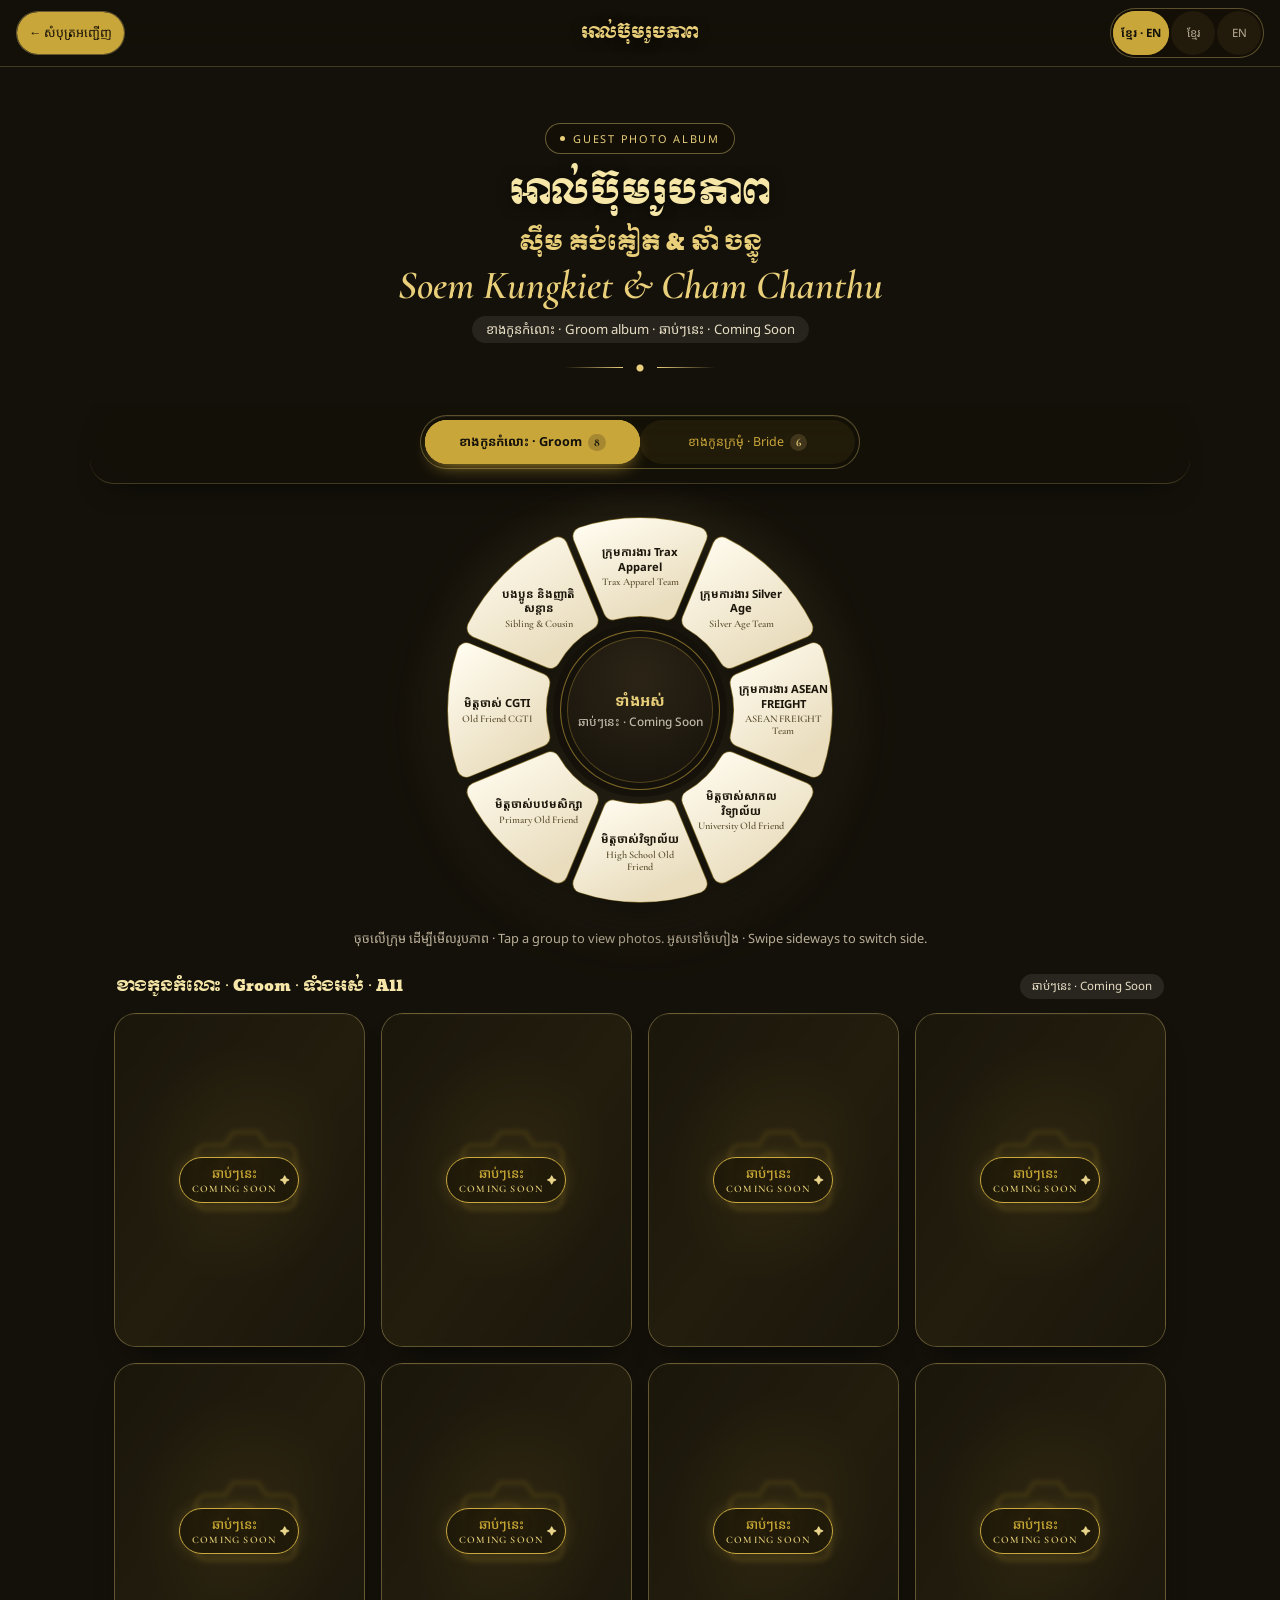
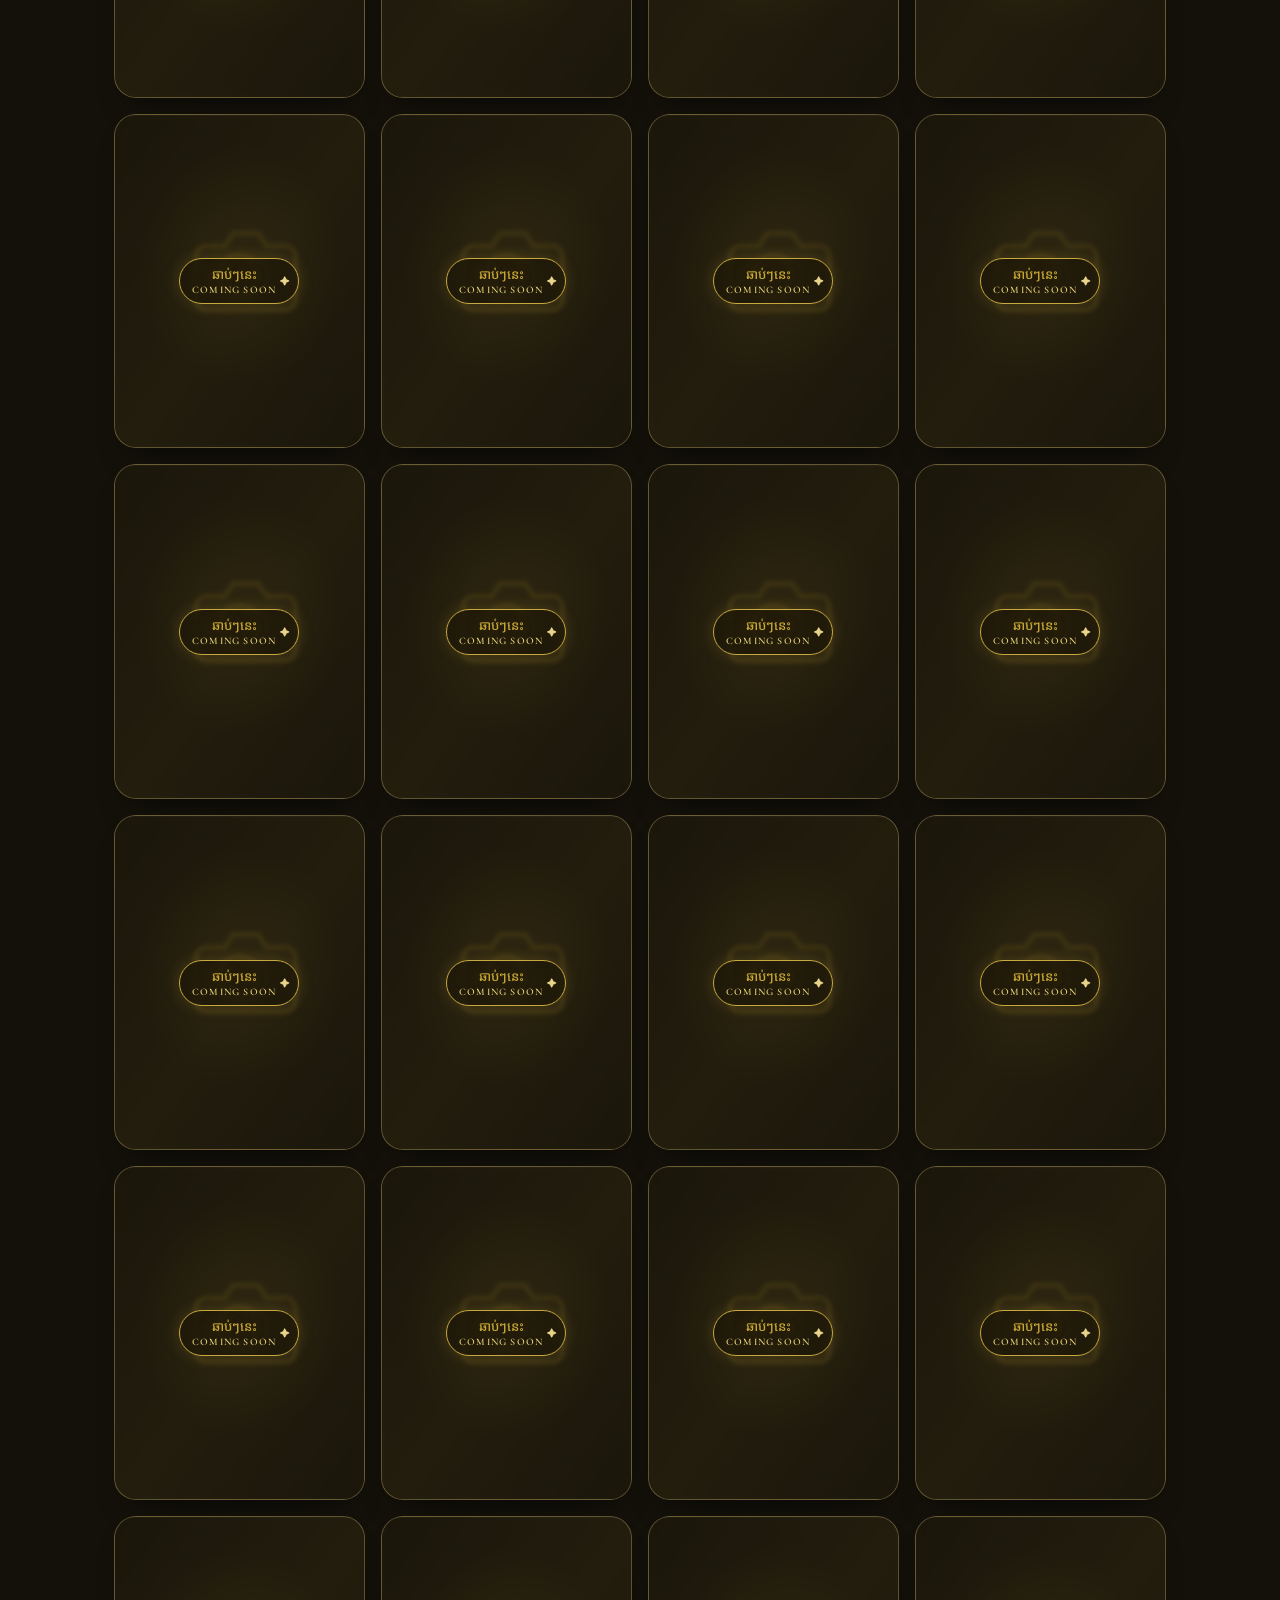
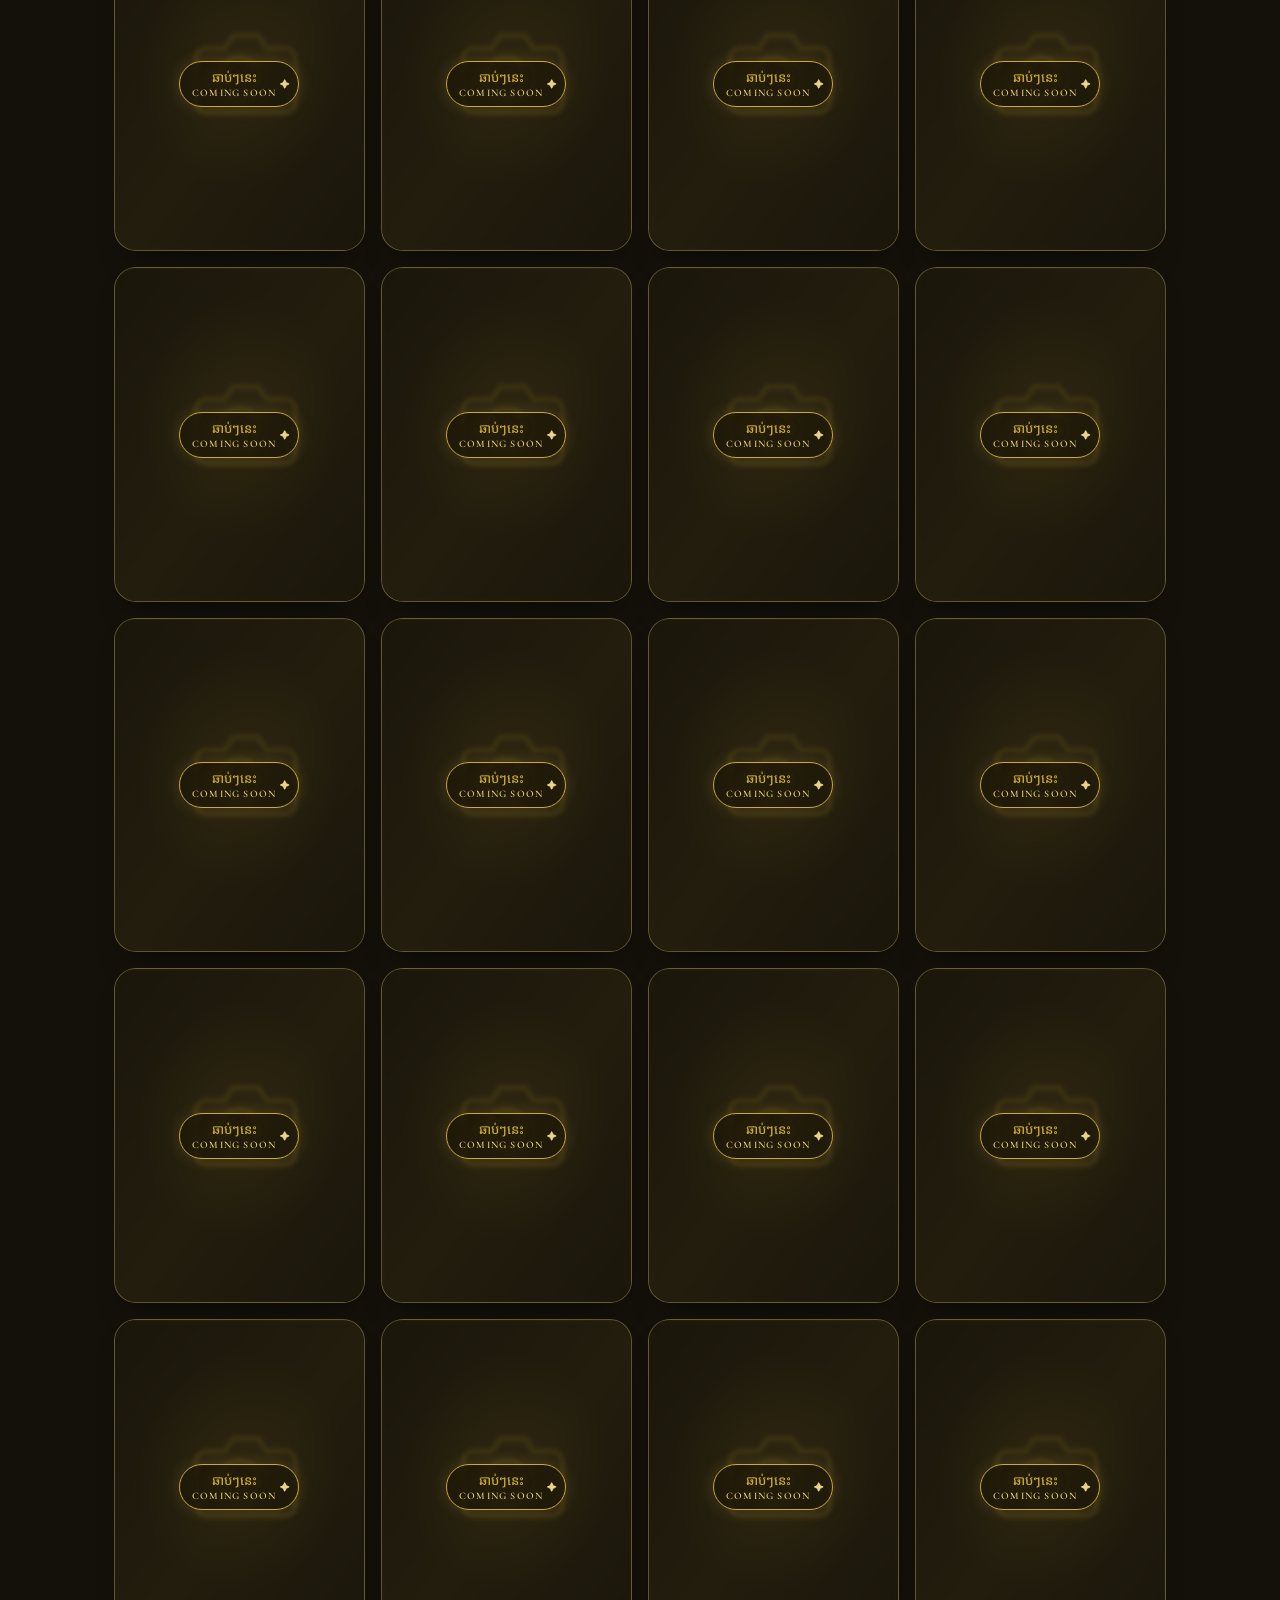
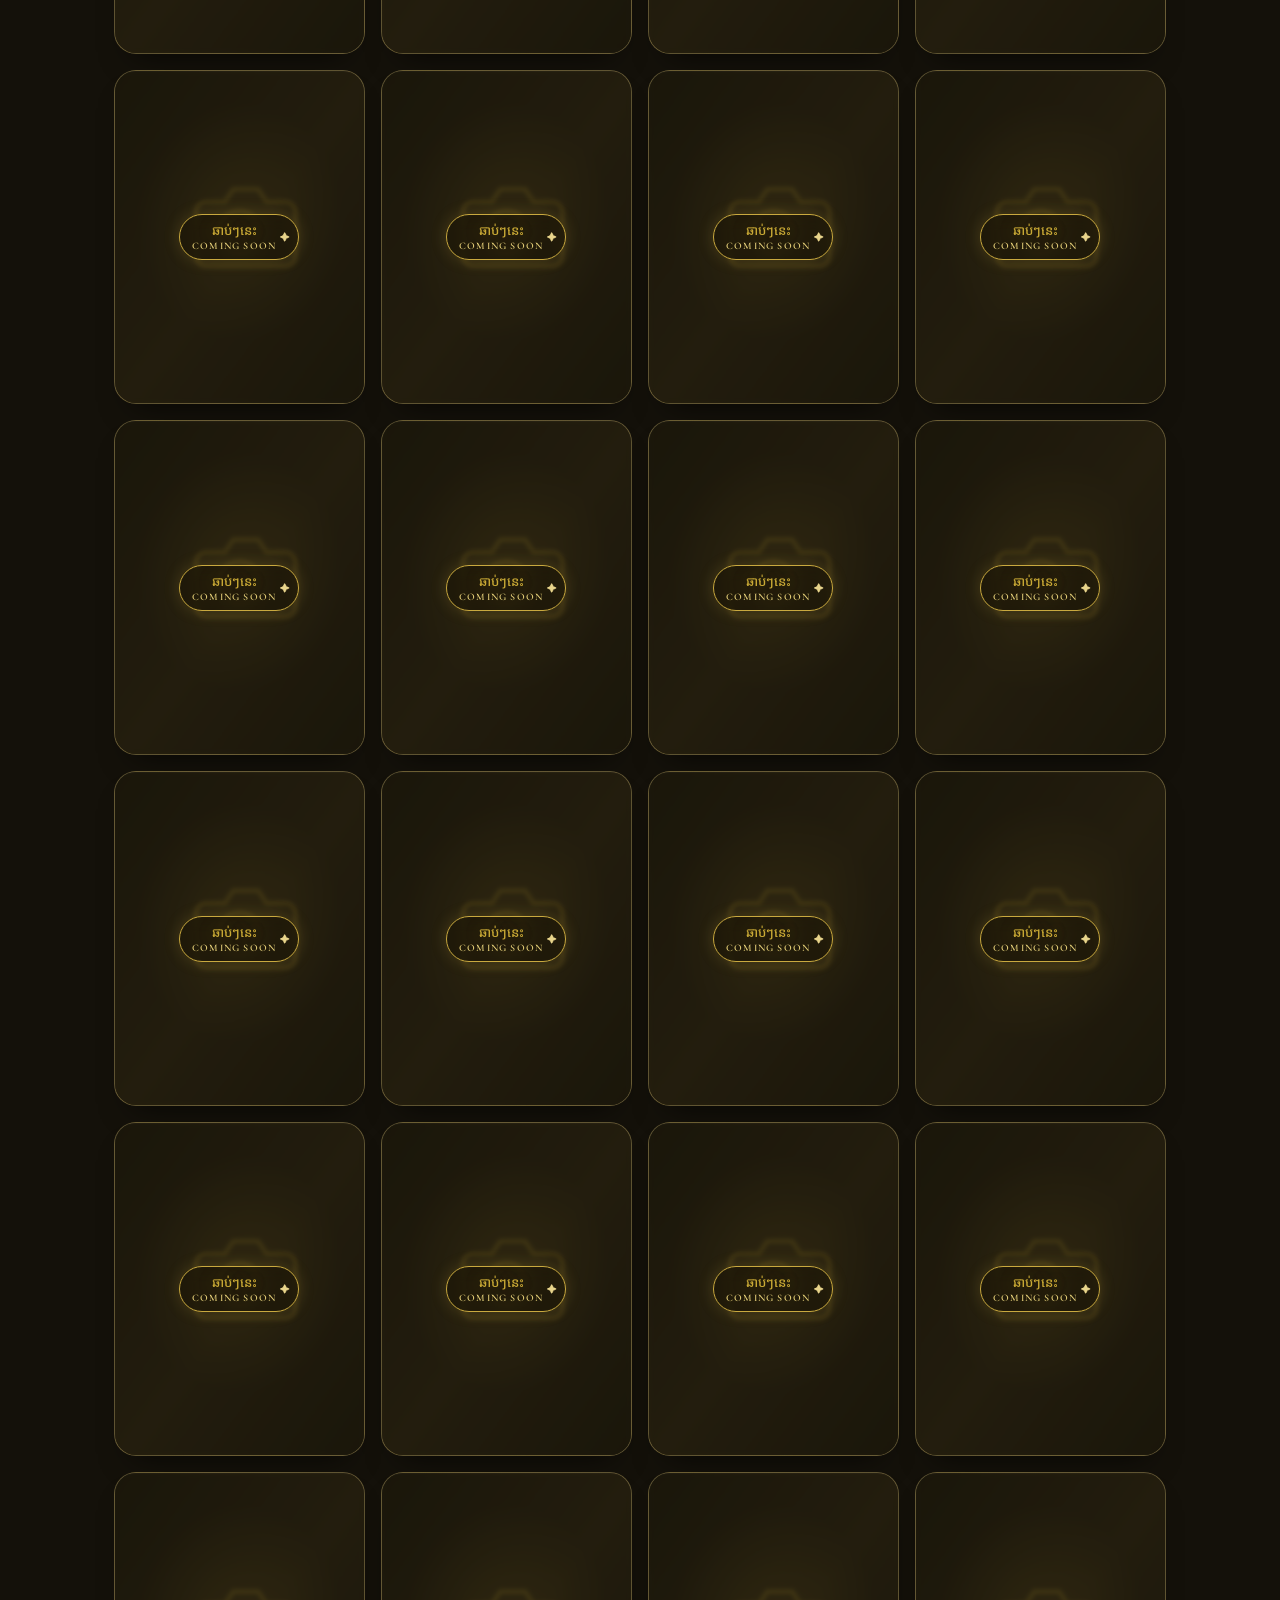
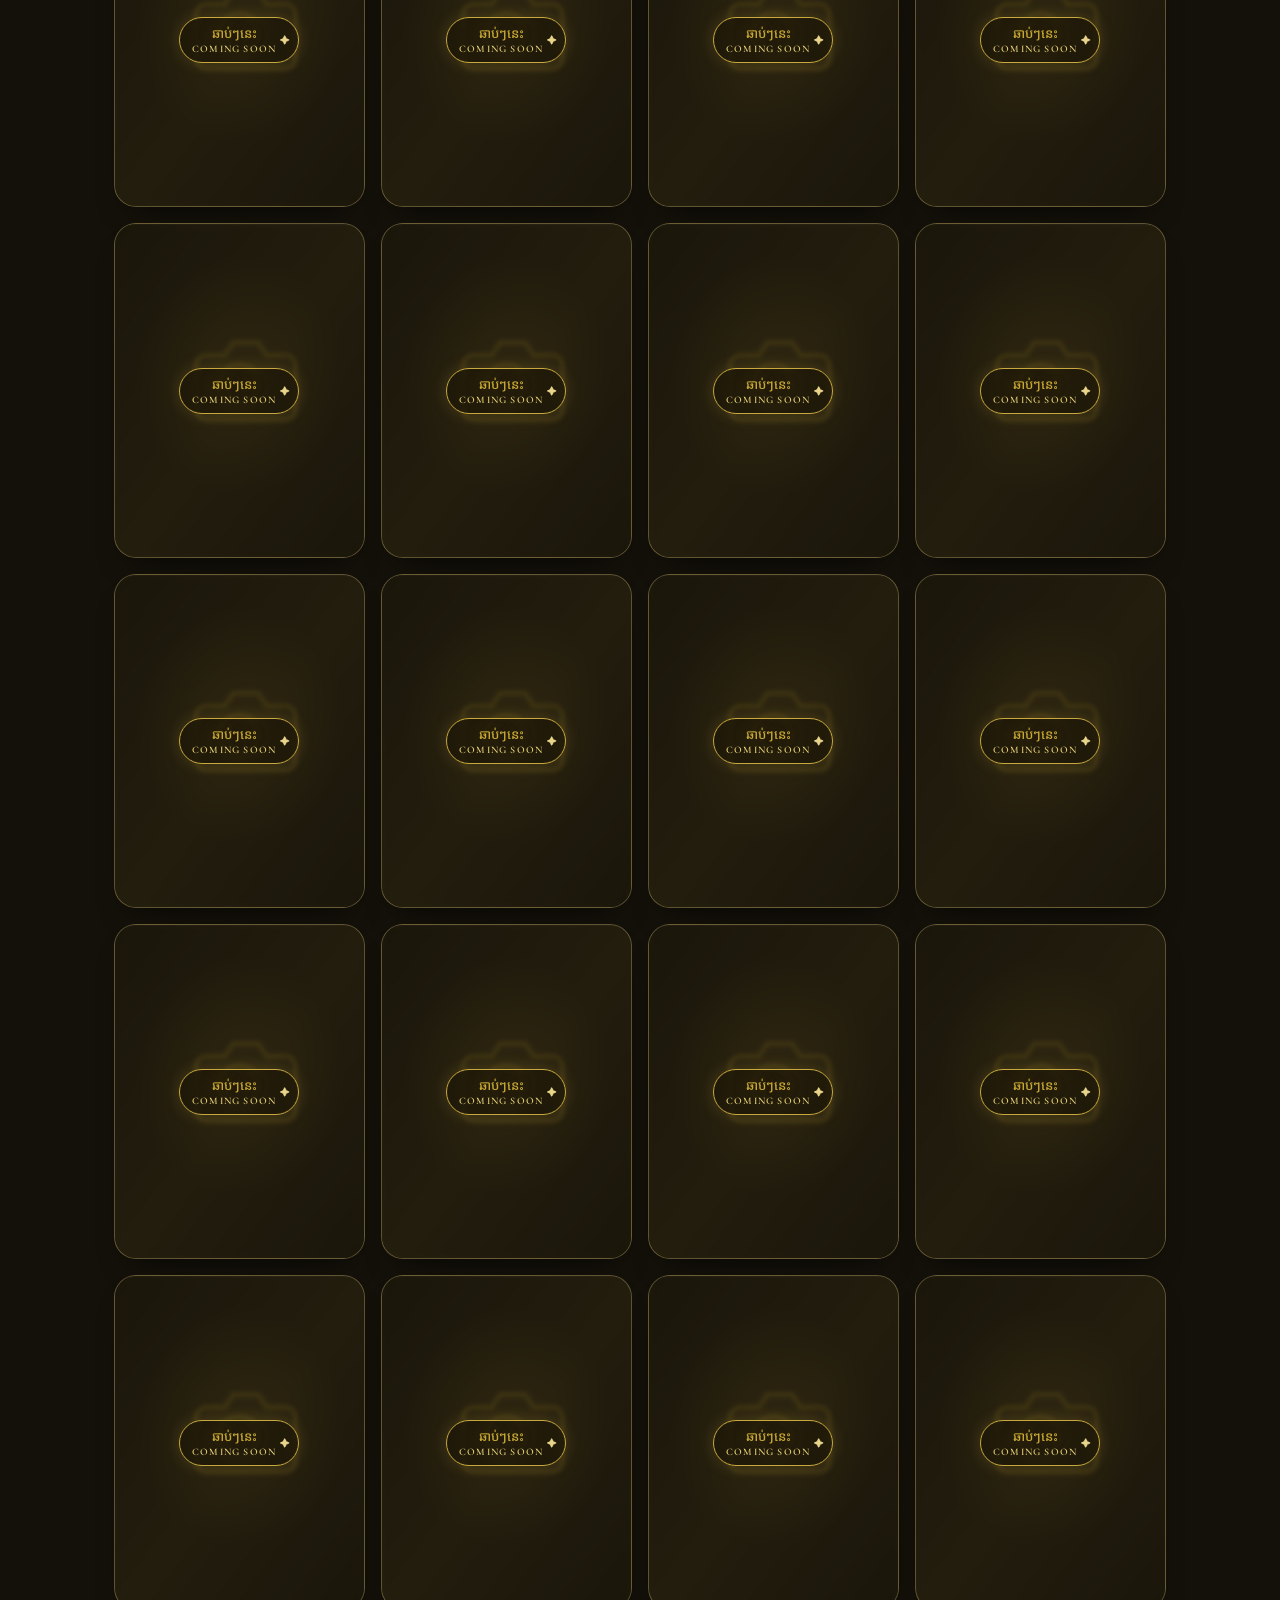
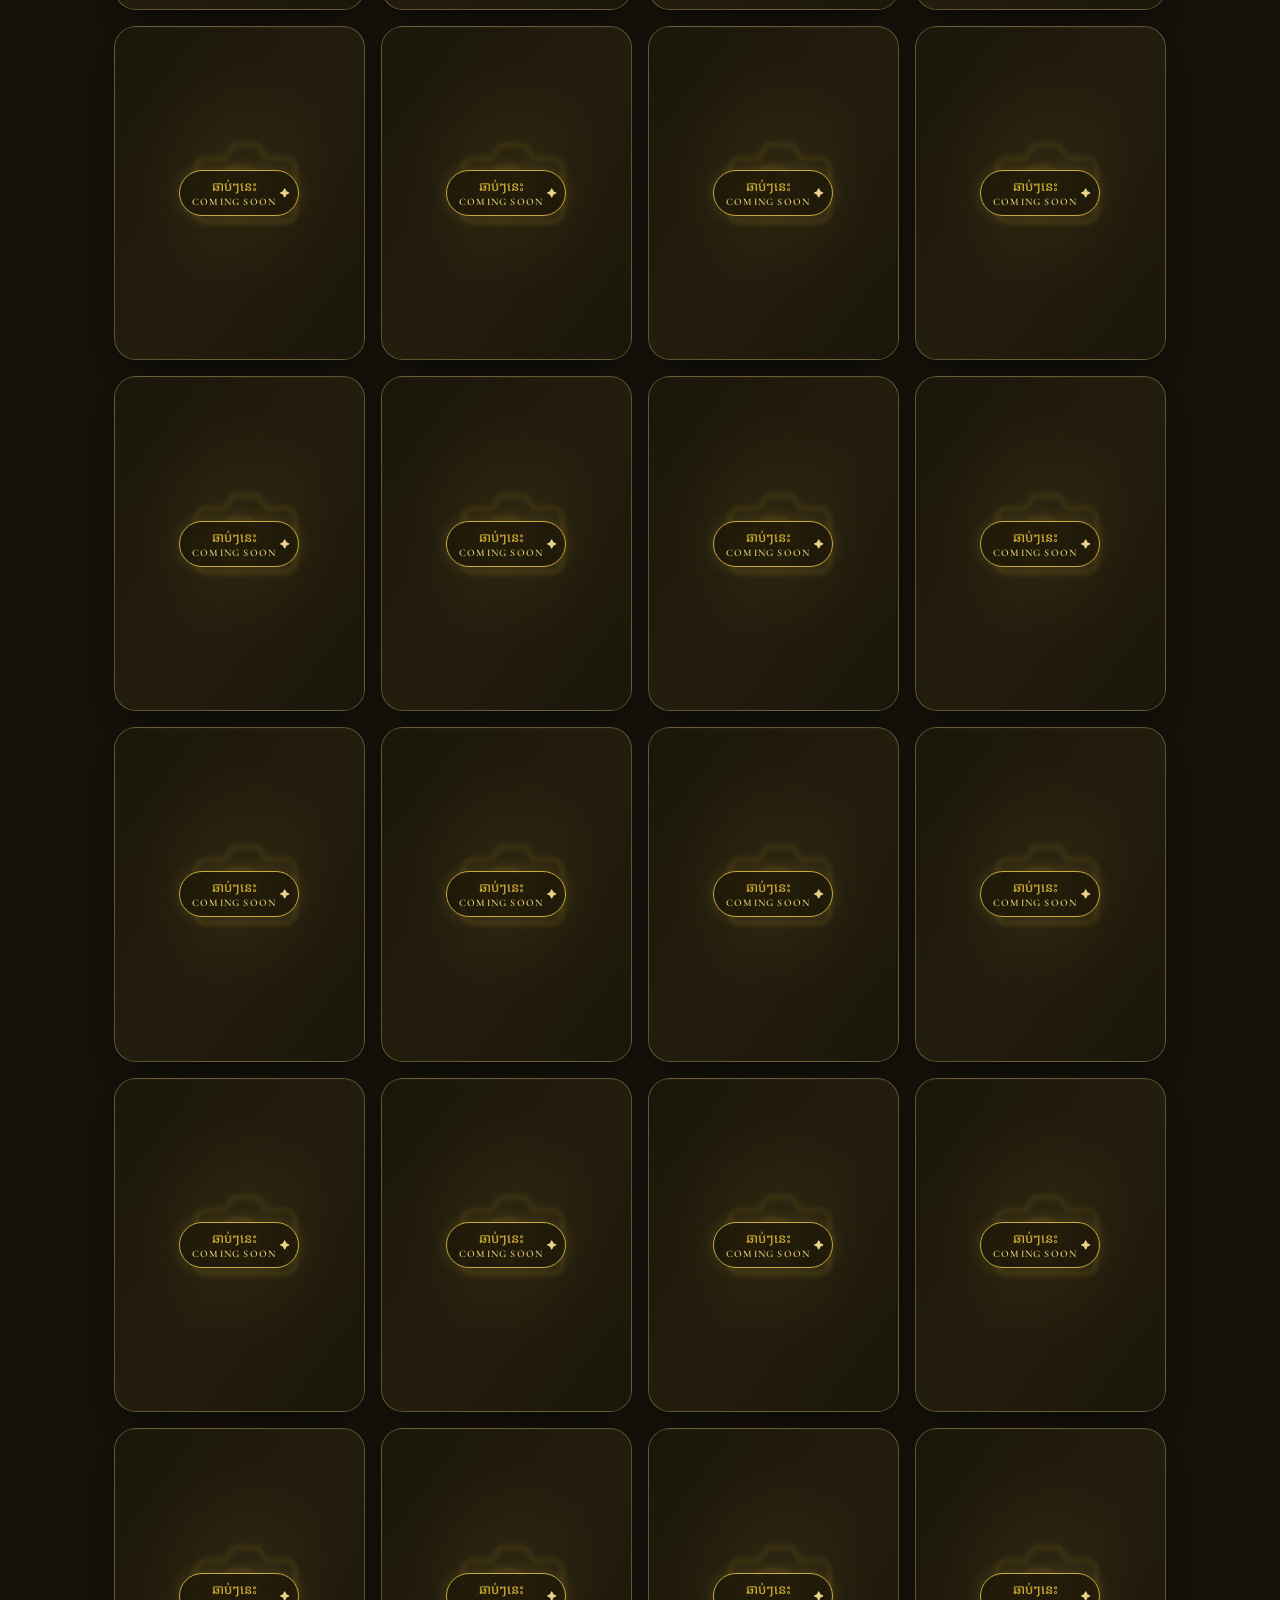
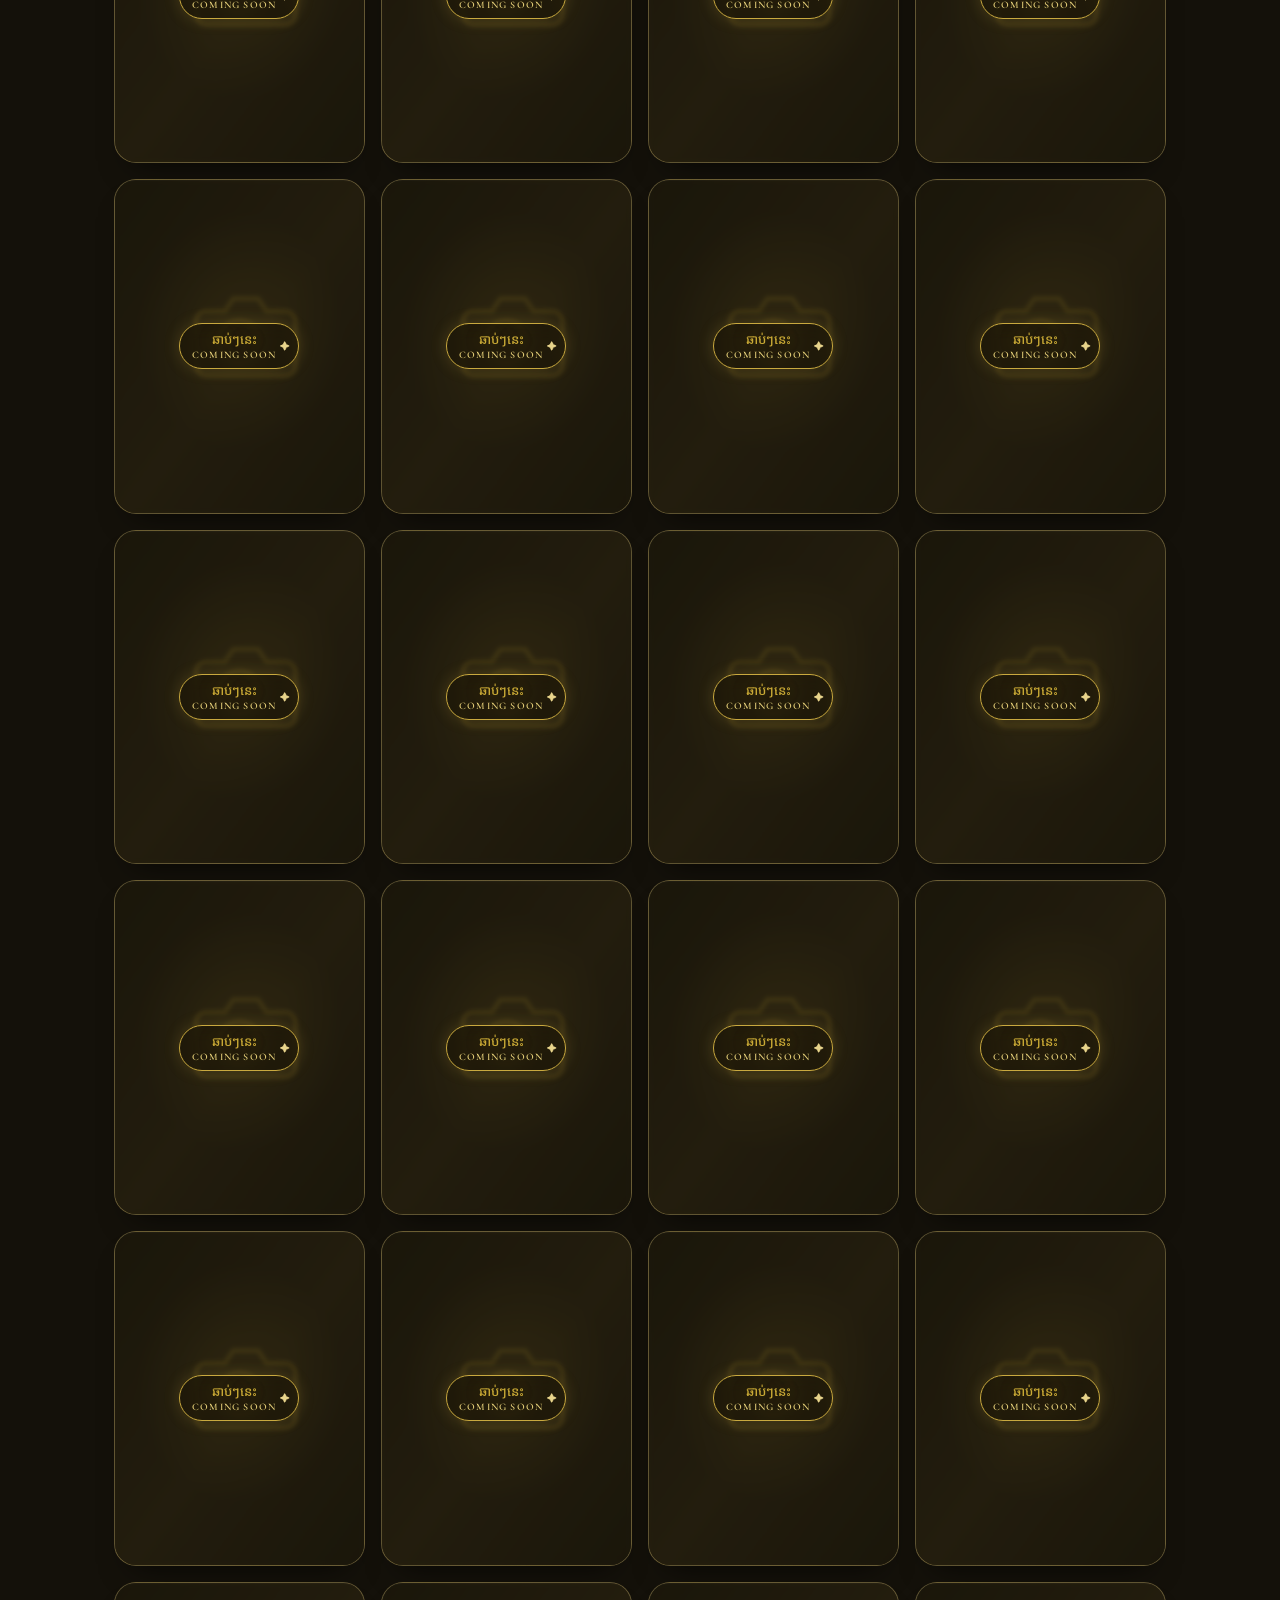
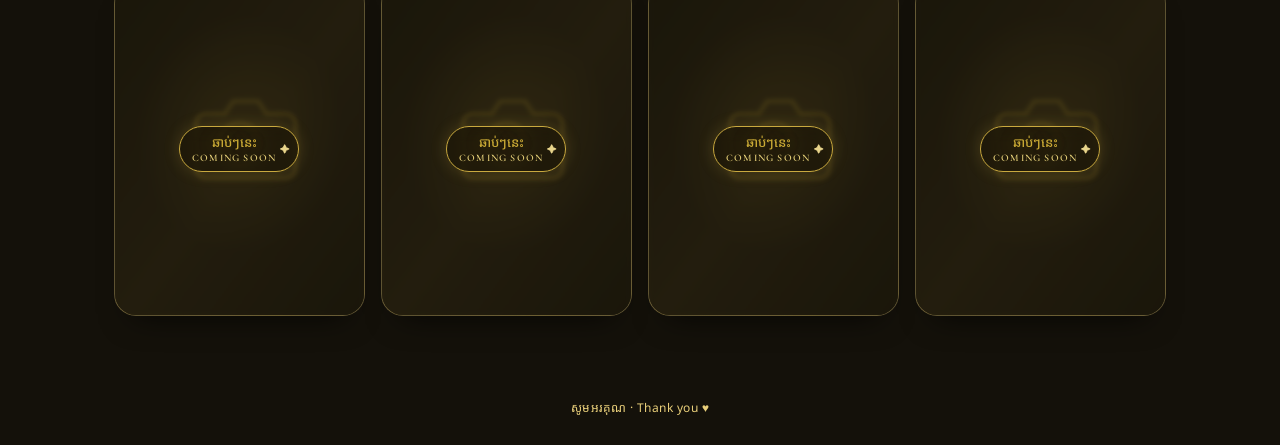
<file: album.html>
<!DOCTYPE html>
<html lang="km">
<head>
<meta charset="utf-8">
<meta name="viewport" content="width=device-width, initial-scale=1, viewport-fit=cover">
<meta name="robots" content="noindex">
<meta name="theme-color" content="#14110A">
<meta name="description" content="អាល់ប៊ុមរូបភាព · Soem Kungkiet &amp; Cham Chanthu">
<title>អាល់ប៊ុមរូបភាព · Soem Kungkiet &amp; Cham Chanthu</title>
<style>
html,body{min-height:100%;margin:0;background:#14110A;color:#F3EBD8}
#albumLoading{position:fixed;inset:0;z-index:100;display:flex;flex-direction:column;align-items:center;justify-content:center;gap:12px;background:#14110A;color:#F3EBD8;font:500 14px/1.6 system-ui,sans-serif;transition:opacity .3s ease,visibility .3s ease}
#albumLoading[hidden]{display:none}
#albumLoading.is-hidden{opacity:0;visibility:hidden;pointer-events:none}
.album-loading-spinner{width:26px;height:26px;border:2px solid rgba(201,166,58,.28);border-top-color:#C9A63A;border-radius:50%;animation:albumLoadingSpin .8s linear infinite}
@keyframes albumLoadingSpin{to{transform:rotate(360deg)}}
@media(prefers-reduced-motion:reduce){#albumLoading{transition:none}.album-loading-spinner{animation:none}}
.names span{display:block}.names .names-kh{font-family:'Khmer OS Muol Light','KhmerOS_muollight','Moul','Battambang',serif;font-style:normal;font-weight:400;font-size:.55em;line-height:1.6;letter-spacing:0;margin-bottom:2px}
</style>
<link rel="preconnect" href="https://fonts.googleapis.com">
<link rel="preconnect" href="https://fonts.gstatic.com" crossorigin>
<link rel="stylesheet" href="css/fonts.css">
<link href="https://fonts.googleapis.com/css2?family=Cormorant+Garamond:ital,wght@0,500;0,600;1,500&amp;family=Moul&amp;family=Noto+Sans+Khmer:wght@400;500;700&amp;display=swap" rel="stylesheet" media="print" onload="this.media='all'">
<link rel="stylesheet" id="albumPageStyles" href="css/coming-soon.css" media="print" onload="this.media='all';this.dataset.loaded='true'">
<noscript><style>#albumLoading{display:none!important}</style><link rel="stylesheet" href="css/coming-soon.css"></noscript>
<!-- STYLES -->
<style>
:root{--ink:#14110A;--gold:#C9A63A;--ivory:#F3EBD8;--wine:#7A1F2B;--muted:#b9ae98;--line:#c9a63a55;--card:#211c11;--header-height:60px;--safe-top:env(safe-area-inset-top,0px);--safe-bottom:env(safe-area-inset-bottom,0px);box-sizing:border-box;color-scheme:dark}
*,*:before,*:after{box-sizing:inherit}
html,body{min-height:100dvh;margin:0;background:var(--ink);color:var(--ivory)}
body{font-family:'Noto Sans Khmer','Battambang',sans-serif;line-height:1.6;overflow-x:hidden}
body:before{content:"";position:fixed;inset:0;z-index:-1;pointer-events:none;background:radial-gradient(ellipse at 50% 20%,#3b2d1018,transparent 58%),radial-gradient(ellipse at 50% 110%,#7a1f2b18,transparent 52%)}
button,a{font:inherit}
button{color:inherit}
/* CENTER-PINCH WIPE UTILITY: shared by primary, tab, chip, sheet, and lightbox controls. */
.wipe-fill{--wipe-ease:cubic-bezier(.4,0,.2,1);--wipe-duration:450ms;--wipe-fill:var(--gold);--wipe-base:#c9a63a14;--wipe-text-rest:#1a1405;--wipe-text-hover:#E9CF7A;position:relative;isolation:isolate;overflow:hidden;background:var(--wipe-base);color:var(--wipe-text-rest);transition:color var(--wipe-duration) var(--wipe-ease)}
.wipe-fill:before{content:"";position:absolute;inset:0;z-index:-1;background:var(--wipe-fill);clip-path:inset(0 0 0 0 round 999px);transition:clip-path var(--wipe-duration) var(--wipe-ease)}
.wipe-fill>*{position:relative;z-index:1}
.wipe-fill--inverse{--wipe-text-rest:var(--gold);--wipe-text-hover:#1a1405}.wipe-fill--inverse:before{clip-path:inset(0 50% 0 50% round 999px)}
@media (hover:hover){.wipe-fill:not([aria-pressed="true"]):not([aria-selected="true"]):hover{color:var(--wipe-text-hover)}.wipe-fill:not([aria-pressed="true"]):not([aria-selected="true"]):hover:before{clip-path:inset(0 50% 0 50% round 999px)}.wipe-fill--inverse:not([aria-pressed="true"]):not([aria-selected="true"]):hover{color:var(--wipe-text-hover)}.wipe-fill--inverse:not([aria-pressed="true"]):not([aria-selected="true"]):hover:before{clip-path:inset(0 0 0 0 round 999px)}}
.wipe-fill:focus-visible{color:var(--wipe-text-hover);outline:2px solid var(--gold);outline-offset:2px}.wipe-fill:focus-visible:before{clip-path:inset(0 50% 0 50% round 999px)}.wipe-fill--inverse:focus-visible{color:var(--wipe-text-hover)}.wipe-fill--inverse:focus-visible:before{clip-path:inset(0 0 0 0 round 999px)}
.wipe-fill[aria-pressed="true"],.wipe-fill[aria-selected="true"]{background:var(--gold);color:var(--wipe-text-rest)}.wipe-fill[aria-pressed="true"]:before,.wipe-fill[aria-selected="true"]:before{clip-path:inset(0 0 0 0 round 999px)}.wipe-fill:active{filter:brightness(.92)}
@media (prefers-reduced-motion:reduce){.wipe-fill,.wipe-fill:before{transition-duration:1ms}}
.site-header{position:sticky;top:0;z-index:30;min-height:var(--header-height);padding:calc(8px + var(--safe-top)) max(16px,env(safe-area-inset-right)) 8px max(16px,env(safe-area-inset-left));display:grid;grid-template-columns:1fr auto 1fr;align-items:center;background:#14110Aee;border-bottom:1px solid var(--line);backdrop-filter:blur(14px)}
.back-link{justify-self:start;display:inline-flex;align-items:center;min-height:44px;padding:7px 12px;color:var(--gold);border:1px solid var(--line);border-radius:999px;text-decoration:none;font-size:.78rem;white-space:nowrap}
.back-link:hover,.back-link:focus-visible{border-color:var(--gold);color:var(--ivory)}
.header-title{grid-column:2;margin:0;color:var(--gold);font:400 1rem/1.3 'Moul','Noto Sans Khmer',sans-serif;text-align:center;white-space:nowrap}
.language-toggle{justify-self:end;display:flex;gap:2px;padding:2px;border:1px solid var(--line);border-radius:999px;background:#1e180d}.language-toggle button{min-width:44px;min-height:44px;padding:6px 8px;border:0;border-radius:999px;background:transparent;color:var(--muted);font-size:.72rem;white-space:nowrap;cursor:pointer}.language-toggle button[aria-pressed="true"]{background:var(--gold);color:var(--ink);font-weight:700}.language-toggle button:focus-visible,.sheet-close:focus-visible,.group-picker:focus-visible,.sheet-option:focus-visible{outline:2px solid var(--gold);outline-offset:2px}
.page{width:min(1100px,100%);margin:0 auto;padding:30px 16px calc(58px + var(--safe-bottom))}
.hero{text-align:center;padding:18px 0 28px}
.hero-kicker{margin:0;color:var(--gold);font-size:.72rem;letter-spacing:.14em;text-transform:uppercase}
.hero h1{margin:8px 0 0;font:400 clamp(1.45rem,5vw,2.2rem)/1.45 'Moul','Noto Sans Khmer',sans-serif;color:var(--ivory)}
.names{margin:7px 0 8px;font:italic 600 clamp(1.5rem,5vw,2.5rem)/1.05 'Cormorant Garamond',Georgia,serif;color:var(--gold)}
.hero-count{margin:0;color:var(--muted);font-size:.82rem}
.rule{width:min(180px,45%);height:1px;margin:18px auto 0;background:var(--gold)}
.control-deck{position:sticky;top:calc(var(--header-height,60px) + var(--safe-top));z-index:20;margin:0 -16px;padding:10px 16px 12px;background:#14110Aee;border-bottom:1px solid var(--line);backdrop-filter:blur(14px)}
.segmented{position:relative;display:grid;grid-template-columns:1fr 1fr;width:min(440px,100%);min-height:52px;margin:0 auto 12px;padding:4px;border:1px solid var(--line);border-radius:999px;background:#1e180d;isolation:isolate}
.seg-indicator{position:absolute;z-index:-1;top:4px;bottom:4px;left:4px;width:calc(50% - 4px);border-radius:999px;background:var(--gold);transition:transform .25s ease}
.segmented[data-side="bride"] .seg-indicator{transform:translateX(100%)}
.segmented button{min-height:44px;border:0;border-radius:999px;background:transparent;color:var(--gold);font-size:.78rem;cursor:pointer;transition:color .25s ease}
.segmented button[aria-pressed="true"]{color:var(--ink);font-weight:700}
.categories-wrap{max-width:900px;margin:0 auto;overflow:hidden}
.categories{display:flex;flex-wrap:wrap;justify-content:center;gap:10px 12px;max-height:116px;overflow:hidden;padding:0}
.category-chip{display:grid;grid-template-columns:minmax(0,1fr) auto;grid-template-areas:"kh count" "en count";align-items:center;column-gap:12px;flex:0 1 auto;min-width:145px;min-height:48px;padding:10px 16px;border:1px solid #c9a63a59;border-radius:14px;background:transparent;color:var(--ivory);cursor:pointer;text-align:left;transition:background .25s ease,border-color .25s ease,color .25s ease,box-shadow .25s ease,transform .25s ease}
.category-km{grid-area:kh;font:500 15px/1.35 'Noto Sans Khmer','Battambang',sans-serif;white-space:nowrap}.category-en{grid-area:en;color:var(--ivory);font:500 11px/1.2 'Cormorant Garamond','Noto Sans Khmer',serif;opacity:.6;white-space:nowrap}.category-chip small{grid-area:count;align-self:center;padding:2px 7px;border-radius:999px;background:#c9a63a2b;color:var(--gold);font:600 .85rem/1.3 'Cormorant Garamond',Georgia,serif}
.category-chip:hover,.category-chip:focus-visible{border-color:#c9a63ab3;transform:translateY(-1px)}
.category-chip[aria-pressed="true"]{background:var(--gold);border-color:var(--gold);color:var(--ink);box-shadow:0 0 20px #c9a63a35}.category-chip[aria-pressed="true"] .category-en{color:var(--ink);opacity:.7}.category-chip[aria-pressed="true"] small{background:#14110a33;color:var(--ink)}
.group-picker{display:none;width:100%;min-height:64px;padding:8px 14px;border:1px solid #c9a63a59;border-radius:14px;background:var(--card);color:var(--ivory);text-align:left;grid-template-columns:minmax(0,1fr) auto;grid-template-areas:"label chevron" "value chevron";align-items:center;gap:2px 10px;cursor:pointer}.group-picker-label{grid-area:label;min-width:0;overflow:hidden;color:var(--muted);font-size:.68rem;line-height:1.2;text-overflow:ellipsis;white-space:nowrap}.group-picker strong{grid-area:value;min-width:0;overflow-wrap:anywhere;color:var(--gold);font-size:.8rem;font-weight:500;line-height:1.3}.group-picker-chevron{grid-area:chevron;color:var(--gold);font-size:1.2rem}
.sheet-backdrop{position:fixed;inset:0;z-index:50;display:flex;align-items:flex-end;background:#0009;opacity:0;transition:opacity .2s ease}.sheet-backdrop.is-open{opacity:1}.sheet-backdrop[hidden]{display:none}.group-sheet{width:100%;max-height:min(80dvh,640px);padding:10px 16px calc(16px + var(--safe-bottom));border-top:1px solid var(--line);border-radius:20px 20px 0 0;background:#211c11;transform:translateY(100%);transition:transform .25s ease}.sheet-backdrop.is-open .group-sheet{transform:none}.sheet-handle{width:42px;height:4px;margin:0 auto 12px;border-radius:999px;background:var(--gold)}.sheet-heading{display:flex;align-items:center;justify-content:space-between;gap:12px;border-bottom:1px solid var(--line);padding-bottom:10px}.sheet-heading h2{margin:0;color:var(--ivory);font:500 1rem/1.4 'Noto Sans Khmer','Battambang',sans-serif}.sheet-close{display:grid;place-items:center;width:44px;height:44px;border:1px solid var(--line);border-radius:50%;background:transparent;color:var(--gold);cursor:pointer}.sheet-options{overflow:auto;padding-top:6px}.sheet-option{display:grid;grid-template-columns:1fr auto auto;align-items:center;gap:10px;width:100%;min-height:48px;padding:8px 4px;border:0;border-bottom:1px solid #c9a63a26;background:transparent;color:var(--ivory);text-align:left;cursor:pointer}.sheet-option .sheet-km{font-size:.9rem}.sheet-option .sheet-en{color:var(--muted);font:500 .9rem 'Cormorant Garamond','Noto Sans Khmer',serif}.sheet-option small{color:var(--gold);font:600 .95rem 'Cormorant Garamond',Georgia,serif}.sheet-option .check{width:22px;color:var(--gold);font-size:1.1rem;opacity:0}.sheet-option[aria-selected="true"] .check{opacity:1}
.gallery-meta{display:flex;align-items:center;justify-content:space-between;gap:12px;margin:24px 0 12px;color:var(--muted);font-size:.78rem}
.gallery-meta strong{color:var(--ivory);font-weight:500}
.photo-grid{columns:2 160px;column-gap:10px}
.photo-card{display:block;position:relative;width:100%;aspect-ratio:3/4;margin:0 0 10px;padding:0;overflow:hidden;break-inside:avoid;border:2px solid transparent;border-radius:14px;background:linear-gradient(110deg,#211c11 8%,#332a18 28%,rgba(201,166,58,.2) 44%,#332a18 56%,#211c11 100%);cursor:pointer;text-align:left;opacity:1;transform:none;transition:transform .25s ease,border-color .25s ease,box-shadow .25s ease}
.photo-card.is-ready{opacity:1;transform:none}
/* PHOTO CARD WIPE CSS: paste these rules inside the page's STYLES section. */
.photo-card:before{content:"";position:absolute;z-index:1;inset:0;pointer-events:none;background:linear-gradient(115deg,rgba(90,20,32,.94),rgba(200,32,58,.88));transform:scaleX(0);transform-origin:right;transition:transform 550ms cubic-bezier(.77,0,.18,1)}
.photo-caption{position:absolute;z-index:2;right:12px;bottom:12px;left:12px;display:flex;align-items:center;gap:10px;color:var(--ivory);opacity:0;transform:translateY(12px);transition:opacity 250ms ease 180ms,transform 250ms ease 180ms;pointer-events:none}
.photo-caption .heart{display:grid;flex:0 0 36px;place-items:center;width:36px;height:36px;border-radius:50%;background:var(--ivory);color:var(--wine);font-size:1.15rem;line-height:1}
.photo-caption .caption-kh{display:block;font:700 15px/1.35 'Noto Sans Khmer','Battambang',sans-serif}.photo-caption .caption-en{display:block;font:500 12px/1.25 'Cormorant Garamond','Noto Sans Khmer',serif;opacity:.8}
.photo-card:hover,.photo-card:focus-visible,.photo-card.on{border-color:var(--gold);box-shadow:0 0 26px #c9a63a4d;transform:translateY(-4px)}
.photo-card:hover:before,.photo-card:focus-visible:before,.photo-card.on:before{transform:scaleX(1);transform-origin:left}
.photo-card:hover .photo-caption,.photo-card:focus-visible .photo-caption,.photo-card.on .photo-caption{opacity:1;transform:translateY(0)}
.photo-card img{position:absolute;inset:0;display:block;width:100%;height:100%;object-fit:cover;background:linear-gradient(110deg,#211c11 8%,#332a18 28%,rgba(201,166,58,.2) 44%,#332a18 56%,#211c11 100%);filter:blur(14px) saturate(.9);opacity:.65;transition:opacity .55s ease,transform 800ms ease}
.photo-card:hover img,.photo-card:focus-visible img,.photo-card.on img{filter:blur(0) saturate(1.08);transform:scale(1.07)}
.photo-card img.is-loaded{filter:blur(0);opacity:1;animation:none}
.photo-card.is-error{cursor:pointer;border-color:var(--gold)}
.photo-card.is-error img,.photo-card.is-error .sample-overlay{display:none}
.photo-error{position:absolute;inset:0;z-index:3;display:grid;place-content:center;gap:8px;padding:16px;background:rgba(20,17,10,.88);color:var(--ivory);font-size:.76rem;line-height:1.55;text-align:center}
.photo-error[hidden]{display:none}
.photo-error strong{color:#E8D48B;font-size:.75rem;font-weight:600}
.photo-card.is-sample{cursor:default}
.photo-card.is-sample:before,.photo-card.is-sample .photo-caption{display:none}
.photo-card.is-sample img,.photo-card.is-sample img.is-loaded,.photo-card.is-sample:hover img,.photo-card.is-sample:focus-visible img{filter:blur(2px) brightness(.8);transform:none}
.sample-overlay{position:absolute;z-index:2;inset:0;display:grid;place-items:center;background:rgba(26,22,8,.55);pointer-events:none}
.coming-soon-badge{position:relative;display:flex;flex-direction:column;align-items:center;max-width:90%;overflow:hidden;padding:7px 22px 7px 12px;border:1px solid #C9A93F;border-radius:999px;background:rgba(201,169,63,.16);color:#E8D48B;text-align:center;box-shadow:0 0 16px rgba(201,169,63,.22);animation:sampleBadgeFade .3s ease both}
.coming-soon-badge:after{content:"";position:absolute;inset:-20% auto -20% 0;width:38%;background:linear-gradient(90deg,transparent,rgba(232,212,139,.24),transparent);transform:translateX(-140%);animation:sampleBadgeShimmer 4s ease-in-out infinite;pointer-events:none}
.coming-soon-kh{font:500 13px/1.35 'Noto Sans Khmer','Battambang',sans-serif;white-space:nowrap}
.coming-soon-en{font:600 10px/1.2 'Cormorant Garamond',Georgia,serif;letter-spacing:.12em;text-transform:uppercase;white-space:nowrap}
.coming-soon-icon{position:absolute;top:50%;right:8px;z-index:1;color:#E8D48B;font-size:10px;line-height:1;transform:translateY(-50%)}
@keyframes sampleBadgeFade{from{opacity:0;transform:scale(.96)}to{opacity:1;transform:scale(1)}}
@keyframes sampleBadgeShimmer{0%,12%{transform:translateX(-140%)}48%,100%{transform:translateX(360%)}}
@keyframes shimmer{to{background-position:-200% 0}}
.empty-state{margin:44px auto;text-align:center;color:var(--muted);font-size:.85rem}
.site-footer{padding:0 16px 28px;text-align:center;color:var(--muted);font-size:.75rem}
.lightbox{position:fixed;inset:0;z-index:60;display:grid;grid-template-rows:auto 1fr auto;padding:calc(12px + var(--safe-top)) max(16px,env(safe-area-inset-right)) calc(14px + var(--safe-bottom)) max(16px,env(safe-area-inset-left));background:#000000eb;backdrop-filter:blur(16px);opacity:0;transition:opacity .2s ease}
.lightbox.is-open{opacity:1}
.lightbox[hidden]{display:none}
.lightbox-top{display:flex;align-items:center;justify-content:space-between;gap:12px}
.lightbox-spacer{width:44px;height:44px}
.lightbox-action{display:inline-grid;place-items:center;min-width:44px;min-height:44px;padding:6px 12px;border:1px solid var(--line);border-radius:999px;background:#211c11;color:var(--ivory);text-decoration:none;cursor:pointer}
.lightbox-action:hover,.lightbox-action:focus-visible{border-color:var(--gold);color:var(--gold)}
.lightbox-counter{color:var(--gold);font:600 1rem 'Cormorant Garamond',Georgia,serif}
.lightbox-stage{position:relative;display:grid;place-items:center;min-height:0;overflow:hidden}
.lightbox-image{max-width:calc(100vw - 32px);max-height:calc(100dvh - 150px);width:auto;height:auto;object-fit:contain;touch-action:none;user-select:none;border-radius:10px;box-shadow:0 16px 60px #0008;background:linear-gradient(110deg,#211c11 8%,#332a18 18%,#211c11 33%);background-size:200% 100%;filter:blur(16px);opacity:.65;transition:transform .25s ease,filter .25s ease,opacity .25s ease}
.lightbox-image.is-loaded{filter:blur(0);opacity:1;background:none}
.lightbox-image.slide-left{animation:slideLeft .25s ease-out}.lightbox-image.slide-right{animation:slideRight .25s ease-out}
@keyframes slideLeft{from{opacity:.35;transform:translateX(30px)}to{opacity:1;transform:translateX(0)}}
@keyframes slideRight{from{opacity:.35;transform:translateX(-30px)}to{opacity:1;transform:translateX(0)}}
@keyframes flipIn{from{opacity:.5;transform:translate(var(--flip-x),var(--flip-y)) scale(var(--flip-sx),var(--flip-sy))}to{opacity:1;transform:translate(0,0) scale(1,1)}}
@keyframes rubberLeft{50%{transform:translateX(-16px)}}
@keyframes rubberRight{50%{transform:translateX(16px)}}
.lightbox-image.flip-in{animation:flipIn .42s cubic-bezier(.2,.8,.2,1)}
.lightbox-stage.rubber-left{animation:rubberLeft .22s ease-out}.lightbox-stage.rubber-right{animation:rubberRight .22s ease-out}
.lightbox-nav{position:absolute;top:50%;display:grid;place-items:center;width:48px;height:48px;border:1px solid var(--line);border-radius:50%;background:#211c11cc;color:var(--ivory);font-size:1.8rem;cursor:pointer;transform:translateY(-50%)}
.lightbox-nav:hover,.lightbox-nav:focus-visible{border-color:var(--gold);color:var(--gold)}
.lightbox-prev{left:0}.lightbox-next{right:0}
.lightbox-bottom{display:flex;justify-content:center;gap:8px;flex-wrap:wrap}
.lightbox-bottom .lightbox-action{min-width:120px;color:var(--ink);background:var(--gold);border-color:var(--gold);font-weight:700}
/* Keep the utility layer visible above each control's existing background rules. */
.wipe-fill{background:var(--wipe-base)!important}.wipe-fill[aria-pressed="true"],.wipe-fill[aria-selected="true"]{background:var(--gold)!important}
/* Fix: component colors (.back-link gold, .group-picker ivory, lightbox/sheet buttons) were beating the wipe text color,
   giving gold-on-gold or low-contrast text. Filled buttons always use the dark rest color; selected items use dark ink. */
.wipe-fill:not(.wipe-fill--inverse),.wipe-fill:not(.wipe-fill--inverse) strong,.wipe-fill:not(.wipe-fill--inverse) span{color:var(--wipe-text-rest)}
.wipe-fill:not(.wipe-fill--inverse):focus-visible,.wipe-fill:not(.wipe-fill--inverse):focus-visible strong,.wipe-fill:not(.wipe-fill--inverse):focus-visible span{color:var(--wipe-text-hover)}
@media (hover:hover){.wipe-fill:not(.wipe-fill--inverse):hover,.wipe-fill:not(.wipe-fill--inverse):hover strong,.wipe-fill:not(.wipe-fill--inverse):hover span{color:var(--wipe-text-hover)}}
.wipe-fill[aria-pressed="true"],.wipe-fill[aria-selected="true"],.wipe-fill[aria-pressed="true"] strong,.wipe-fill[aria-selected="true"] strong,.wipe-fill[aria-selected="true"] span{color:#14110a!important}
@media (hover:none) and (pointer:coarse){.lightbox-nav{display:none}}
@media (min-width:600px){.photo-grid{columns:3 190px;column-gap:14px}.photo-card{margin-bottom:14px}.page{padding-left:24px;padding-right:24px}.control-deck{margin-left:-24px;margin-right:-24px;padding-left:24px;padding-right:24px}}
@media (min-width:1000px){.photo-grid{columns:4 210px}.control-deck{border-radius:0 0 14px 14px}}
@media (prefers-reduced-motion:reduce){*,*:before,*:after{scroll-behavior:auto!important;transition-duration:.01ms!important;animation-duration:.01ms!important;animation-iteration-count:1!important}.photo-card{opacity:1;transform:none}.photo-card img{filter:none;animation:none}.photo-card:before{transform:none;opacity:0;transition:opacity 200ms ease}.photo-card:hover:before,.photo-card:focus-visible:before,.photo-card.on:before{opacity:1}.photo-card:hover,.photo-card:focus-visible,.photo-card.on{transform:none}.photo-card:hover img,.photo-card:focus-visible img,.photo-card.on img{transform:none}.photo-card.is-sample img,.photo-card.is-sample img.is-loaded,.photo-card.is-sample:hover img,.photo-card.is-sample:focus-visible img{filter:blur(2px) brightness(.8)}.coming-soon-badge,.coming-soon-badge:after{animation:none}.lightbox-image{filter:none;opacity:1}.lightbox{opacity:1}}
@media (max-width:639px){:root{--header-height:88px}.site-header{grid-template-columns:minmax(0,1fr) auto;grid-template-rows:auto auto;gap:4px 8px}.back-link{grid-row:1;grid-column:1;justify-self:start;padding-left:9px;padding-right:9px;font-size:.7rem}.header-title{grid-row:2;grid-column:1/-1;justify-self:center;font-size:.85rem}.language-toggle{grid-row:1;grid-column:2}.language-toggle button{padding-left:6px;padding-right:6px;font-size:.7rem}.categories{display:none}.group-picker{display:grid}}
</style>
<style id="albumModern">
/* ===== Modern restyle: matches the invitation's Guest Album cards (gold hairline frames, glass pills, soft photo overlays) ===== */
:root{--gold2:#E9CF7A;--cream:#f6e7a8;--r-card:22px;--glass:rgba(20,15,4,.42)}
body:before{background:radial-gradient(ellipse at 50% 0%,#c9a63a22,transparent 55%),radial-gradient(ellipse at 50% 110%,#7a1f2b22,transparent 52%)}

/* header */
.site-header{background:rgba(20,17,10,.72);-webkit-backdrop-filter:blur(18px) saturate(1.3);backdrop-filter:blur(18px) saturate(1.3);border-bottom:1px solid rgba(233,207,122,.22)}
.back-link,.language-toggle{border-color:rgba(233,207,122,.35)}
.language-toggle{background:var(--glass)}
.header-title{color:var(--gold2);text-shadow:0 2px 12px rgba(0,0,0,.5)}

/* hero */
.hero{padding:26px 0 30px}
.hero-kicker{display:inline-flex;align-items:center;gap:8px;padding:6px 14px;border:1px solid rgba(233,207,122,.4);border-radius:999px;background:var(--glass);-webkit-backdrop-filter:blur(8px);backdrop-filter:blur(8px);color:var(--gold2);font-size:.68rem;letter-spacing:.16em}
.hero-kicker:before{content:"";width:5px;height:5px;border-radius:50%;background:var(--gold2)}
.hero h1{margin-top:14px;color:var(--cream);text-shadow:0 2px 14px rgba(0,0,0,.5)}
.names{color:var(--gold2)}
.hero-count{display:inline-block;margin-top:2px;padding:3px 14px;border-radius:999px;background:rgba(255,255,255,.08);color:#e9dfc6}
.hero-count:empty{display:none}
.rule{display:flex;align-items:center;justify-content:space-between;width:150px;height:10px;margin-top:20px;background:radial-gradient(circle,var(--gold2) 0 3px,transparent 4px) center/10px 10px no-repeat}
.rule:before,.rule:after{content:"";width:58px;height:1px;background:linear-gradient(90deg,transparent,var(--gold2))}
.rule:after{transform:scaleX(-1)}

/* sticky filter deck: glass panel */
.control-deck{padding:12px 16px 14px;background:rgba(20,17,10,.78);-webkit-backdrop-filter:blur(18px) saturate(1.3);backdrop-filter:blur(18px) saturate(1.3);border-bottom:1px solid rgba(233,207,122,.22);border-radius:0 0 24px 24px;box-shadow:0 18px 30px -22px rgba(0,0,0,.8)}
.segmented{border-color:rgba(233,207,122,.35);background:var(--glass);box-shadow:inset 0 1px 0 rgba(255,255,255,.06)}
.seg-indicator{background:linear-gradient(135deg,var(--gold2),var(--gold));box-shadow:0 8px 18px -8px rgba(201,166,58,.9)}
.category-chip{border-radius:18px;border-color:rgba(233,207,122,.35)}
.category-chip:hover,.category-chip:focus-visible{border-color:var(--gold2);transform:translateY(-2px);box-shadow:0 12px 22px -14px rgba(201,166,58,.8)}
.category-chip[aria-pressed="true"]{box-shadow:0 10px 24px -10px rgba(201,166,58,.8)}
.group-picker{border-radius:18px;border-color:rgba(233,207,122,.35)}

/* gallery meta */
.gallery-meta{margin:26px 0 14px;padding:0 2px}
.gallery-meta strong{color:var(--cream);font:400 .95rem/1.5 'Moul','Noto Sans Khmer',sans-serif}
.gallery-meta span{padding:3px 12px;border-radius:999px;background:rgba(255,255,255,.09);color:#e9dfc6;font-size:.72rem}

/* photo cards: same language as the invitation's album cards */
.photo-grid{column-gap:12px}
.photo-card{margin-bottom:12px;border:1px solid rgba(233,207,122,.3);border-radius:var(--r-card);box-shadow:0 18px 32px -20px rgba(0,0,0,.85),inset 0 1px 0 rgba(255,255,255,.1)}
.photo-card:after{content:"";position:absolute;z-index:2;inset:7px;border:1px solid transparent;border-radius:16px;pointer-events:none;transition:border-color .35s ease,inset .35s ease}
.photo-card:before{background:linear-gradient(to top,rgba(20,15,4,.92) 0%,rgba(20,15,4,.35) 45%,rgba(20,15,4,0) 75%)}
.photo-card:hover,.photo-card:focus-visible,.photo-card.on{border-color:var(--gold2);box-shadow:0 26px 40px -20px rgba(201,166,58,.55),inset 0 1px 0 rgba(255,255,255,.18)}
.photo-card:hover:after,.photo-card:focus-visible:after,.photo-card.on:after{inset:10px;border-color:rgba(246,231,168,.7)}
.photo-card:focus-visible{outline:2px solid var(--gold2);outline-offset:3px}
.photo-card.is-sample:after,.photo-card.is-error:after{display:none}
.photo-caption{right:16px;bottom:16px;left:16px}
.photo-caption .heart{flex-basis:34px;width:34px;height:34px;background:linear-gradient(135deg,var(--gold2),var(--gold));color:#1a1405;font-size:1rem;box-shadow:0 8px 16px -8px rgba(201,166,58,.9)}
.photo-caption .caption-kh{color:var(--cream);font-size:14px;text-shadow:0 2px 8px rgba(0,0,0,.6)}
.photo-caption .caption-en{color:#fff}
.coming-soon-badge{background:var(--glass);-webkit-backdrop-filter:blur(8px);backdrop-filter:blur(8px)}

/* empty + footer */
.empty-state{padding:26px 18px;max-width:420px;border:1px solid rgba(233,207,122,.3);border-radius:var(--r-card);background:var(--glass)}
.site-footer{padding-top:8px;color:var(--gold2);letter-spacing:.04em}

/* lightbox + sheet */
.lightbox{background:rgba(10,8,3,.92)}
.lightbox-image{border-radius:var(--r-card);box-shadow:0 24px 70px rgba(0,0,0,.6),0 0 0 1px rgba(233,207,122,.35)}
.lightbox-action,.lightbox-nav{border-color:rgba(233,207,122,.4)}
.lightbox-counter{color:var(--gold2)}
.group-sheet{border-radius:28px 28px 0 0;border-top:1px solid rgba(233,207,122,.35)}

@media (min-width:600px){.photo-grid{column-gap:16px}.photo-card{margin-bottom:16px}}
@media (prefers-reduced-motion:reduce){.photo-card:after{transition:none}}
/* UX: one tap on touch screens (no hover), compact filter bar on phones, swipe hint */
.photo-card img{object-position:50% 28%}
@media (hover:none){
  .photo-card:not(.is-sample):before{transform:scaleX(1);transform-origin:left}
  .photo-card:not(.is-sample) .photo-caption{opacity:1;transform:none}
}
@media (max-width:639px){
  :root{--header-height:0px}
  .site-header{position:static}
  .control-deck{top:var(--safe-top);padding:8px 16px 10px;transition:transform .28s ease}
  .control-deck.is-tucked{transform:translateY(calc(-100% - var(--safe-top) - 6px))}
  .segmented{margin-bottom:8px}
}
.lightbox-hint{position:absolute;left:50%;bottom:10px;z-index:3;display:flex;flex-direction:column;align-items:center;gap:2px;padding:8px 16px;border:1px solid rgba(233,207,122,.45);border-radius:18px;background:rgba(20,15,4,.72);-webkit-backdrop-filter:blur(8px);backdrop-filter:blur(8px);color:var(--cream);font-size:.74rem;line-height:1.5;text-align:center;white-space:nowrap;pointer-events:none;opacity:0;transform:translate(-50%,8px);transition:opacity .3s ease,transform .3s ease}
.lightbox-hint[hidden]{display:none}
.lightbox-hint.is-on{opacity:1;transform:translate(-50%,0)}
</style>
<style id="albumDonut">
/* Donut group picker: chunky ivory wedges (one per photo group) on the dark page. Groom / Bride flips the ring over.
   The old chip row is replaced by it. */
.control-deck .categories-wrap{display:none}
.control-deck .segmented{margin-bottom:0}
.seg-count{display:inline-grid;place-items:center;min-width:1.45em;height:1.45em;margin-left:6px;padding:0 6px;border-radius:999px;background:rgba(233,207,122,.16);color:var(--gold2);font:700 .72rem/1 'Cormorant Garamond',Georgia,serif;transition:background .25s,color .25s}
.segmented button[aria-pressed="true"] .seg-count{background:rgba(20,17,10,.2);color:var(--ink)}
.donut-section{margin:26px auto 12px;text-align:center}
.donut-stage{position:relative;width:min(400px,92vw);aspect-ratio:1;margin:0 auto;touch-action:pan-y;container-type:inline-size}
.donut{position:relative;width:100%;height:100%}
.donut.flip{animation:donutIn .42s cubic-bezier(.22,1,.36,1) .14s both}
.donut-ghost{position:absolute;inset:0;pointer-events:none;animation:donutOut .2s ease-in both}
@keyframes donutOut{to{transform:perspective(900px) rotateY(calc(var(--dir,1)*90deg));opacity:0}}
@keyframes donutIn{from{transform:perspective(900px) rotateY(calc(var(--dir,1)*-90deg));opacity:0}to{transform:perspective(900px) rotateY(0);opacity:1}}
.donut-svg{display:block;width:100%;height:100%;overflow:visible;filter:drop-shadow(0 16px 22px rgba(0,0,0,.65)) drop-shadow(0 0 26px rgba(233,207,122,.16))}
.donut-g{cursor:pointer;outline:none;-webkit-tap-highlight-color:transparent}
.donut-edge{fill:none;stroke:rgba(201,166,58,.55);stroke-width:19.5;stroke-linejoin:round;transition:stroke .25s}
.donut-face{fill:url(#donutIvory);stroke:url(#donutIvory);stroke-width:18;stroke-linejoin:round;transition:fill .25s,stroke .25s}
@media (hover:hover){.donut-g:hover .donut-face{fill:url(#donutIvoryHi);stroke:url(#donutIvoryHi)}.donut-g:hover .donut-edge{stroke:#E9CF7A}}
.donut-g:focus-visible .donut-edge{stroke:#fff;stroke-width:23}
.donut-g[aria-pressed="true"] .donut-face{fill:url(#donutGold);stroke:url(#donutGold)}
.donut-g[aria-pressed="true"] .donut-edge{stroke:#F6E7A8}
.donut-label{position:absolute;width:24%;transform:translate(-50%,-50%);display:flex;flex-direction:column;align-items:center;gap:2px;text-align:center;pointer-events:none;color:#1b150a;transition:color .25s}
.donut-label .dl-kh{font:700 clamp(.64rem,2.8vw,.8rem)/1.35 'Noto Sans Khmer','Battambang',sans-serif;overflow-wrap:anywhere}
.donut-label .dl-en{color:#5d5030;font:600 clamp(.58rem,2.5vw,.72rem)/1.2 'Cormorant Garamond','Noto Sans Khmer',serif;overflow-wrap:anywhere}
.donut-label small{margin-top:2px;color:#7a5f12;font:700 .68rem/1 'Cormorant Garamond',serif}
.donut.dense .donut-label{width:22.5%}.donut.dense .dl-kh{font-size:clamp(.56rem,2.45vw,.7rem);line-height:1.3}.donut.dense .dl-en{font-size:clamp(.52rem,2.25vw,.64rem)}
.donut-label.is-on,.donut-label.is-on .dl-en,.donut-label.is-on small{color:#1a1405}.donut-label.is-on .dl-en{opacity:.82}
.donut-center{position:absolute;left:50%;top:50%;width:40%;aspect-ratio:1;transform:translate(-50%,-50%);display:grid;place-content:center;gap:3px;padding:12px;border:1px solid rgba(201,166,58,.55);border-radius:50%;background:radial-gradient(circle at 50% 30%,#2b2416,#15110a);box-shadow:inset 0 0 0 6px #14110A,inset 0 0 0 7px rgba(201,166,58,.3),0 0 0 7px rgba(20,17,10,.9);color:var(--ivory);text-align:center;cursor:pointer;transition:border-color .25s}
.donut-center:hover,.donut-center:focus-visible{border-color:#E9CF7A;outline:none}
.donut-center .dc-name{font:700 clamp(.74rem,3.2vw,.95rem)/1.3 'Noto Sans Khmer','Battambang',sans-serif;color:#E9CF7A;overflow-wrap:anywhere}
.donut-center .dc-sub{font:500 .74rem/1.3 'Noto Sans Khmer','Cormorant Garamond',serif;opacity:.75}
.donut-hint{margin:18px 0 0;color:var(--muted);font-size:.8rem}
@media (prefers-reduced-motion:reduce){.donut.flip,.donut-ghost{animation:none}.donut-ghost{display:none}.donut-edge,.donut-face,.donut-label{transition:none}}
/* Donut motion: one intro sequence on first load, then motion only in response to a tap. */
.donut.intro .donut-g{transform-box:view-box;transform-origin:50% 50%;animation:donutWedgeIn .85s cubic-bezier(.22,1,.36,1) calc(var(--i,0)*85ms + 150ms) backwards}
@keyframes donutWedgeIn{from{opacity:0;transform:rotate(-30deg) scale(.8)}}
.donut.intro .donut-label{animation:donutFade .5s ease calc(var(--i,0)*85ms + 560ms) backwards}
@keyframes donutFade{from{opacity:0}}
.donut.intro .donut-center{animation:donutCenterIn .9s cubic-bezier(.34,1.4,.64,1) .1s backwards}
@keyframes donutCenterIn{from{opacity:0;transform:translate(-50%,-50%) scale(.45)}}
/* Selected wedge springs outward along its own angle; its label travels with it. */
.donut-g[aria-pressed="true"]{transform:translate(calc(var(--dxn,0)*1px),calc(var(--dyn,0)*1px));animation:donutPop .55s cubic-bezier(.34,1.56,.64,1) backwards}
@keyframes donutPop{from{transform:translate(0,0)}}
.donut-label.is-on{animation:donutLabelPop .55s cubic-bezier(.34,1.56,.64,1) backwards}
@keyframes donutLabelPop{from{translate:calc(var(--dxn,0)*-.25cqw) calc(var(--dyn,0)*-.25cqw)}}
/* A thin gold ring leaves the centre medallion whenever the view changes. */
.donut-center::after{content:"";position:absolute;inset:-7px;border:1.5px solid #E9CF7A;border-radius:50%;opacity:0;pointer-events:none;animation:donutPulse 1s ease-out .1s}
.donut.intro .donut-center::after{animation-delay:.8s}
@keyframes donutPulse{from{opacity:.75;transform:scale(1)}to{opacity:0;transform:scale(1.5)}}
@media (prefers-reduced-motion:reduce){.donut.intro .donut-g,.donut.intro .donut-label,.donut.intro .donut-center,.donut-g[aria-pressed="true"],.donut-label.is-on,.donut-center::after{animation:none}}
/* Side toggle and photo grid share the donut's motion language (same spring, same stagger). */
#sides .wipe-fill{--wipe-ease:cubic-bezier(.22,1,.36,1);--wipe-duration:560ms}
.seg-indicator{transition:transform .55s cubic-bezier(.34,1.56,.64,1)}
.segmented button[aria-pressed="true"] .seg-count{animation:segCountPop .55s cubic-bezier(.34,1.56,.64,1) backwards}
@keyframes segCountPop{from{opacity:0;transform:scale(.4)}}
/* After a wedge tap, photos drift in from the side of the ring that was tapped. */
.photo-grid.enter .photo-card{animation:gridIn .6s cubic-bezier(.22,1,.36,1) var(--delay,0ms) backwards}
@keyframes gridIn{from{opacity:0;transform:translate(var(--enter-x,0px),-16px) scale(.95)}}
@media (prefers-reduced-motion:reduce){.photo-grid.enter .photo-card,.segmented button[aria-pressed="true"] .seg-count{animation:none}}
</style>
</head>
<body>
<div id="albumLoading" role="status" aria-live="polite">
  <span class="album-loading-spinner" aria-hidden="true"></span>
  <span lang="km">កំពុងផ្ទុកអាល់ប៊ុម...</span>
  <span lang="en">Loading album...</span>
</div>
<header class="site-header">
  <a class="back-link wipe-fill" id="back" href="index.html">← សំបុត្រអញ្ជើញ</a>
  <p class="header-title">អាល់ប៊ុមរូបភាព</p>
  <div class="language-toggle" id="languageToggle" role="group" aria-label="Language / ភាសា">
    <button class="wipe-fill wipe-fill--inverse" type="button" data-language="both" aria-pressed="true">ខ្មែរ · EN</button>
    <button class="wipe-fill wipe-fill--inverse" type="button" data-language="km" aria-pressed="false">ខ្មែរ</button>
    <button class="wipe-fill wipe-fill--inverse" type="button" data-language="en" aria-pressed="false">EN</button>
  </div>
</header>

<main class="page" id="albumMain" aria-busy="true">
  <section class="hero" aria-labelledby="page-title">
    <p class="hero-kicker">Guest photo album</p>
    <h1 id="page-title">អាល់ប៊ុមរូបភាព</h1>
    <p class="names" id="albumNames">Soem Kungkiet &amp; Cham Chanthu</p>
    <p class="hero-count" id="heroCount" aria-live="polite"></p>
    <div class="rule" aria-hidden="true"></div>
  </section>

  <section class="album-gallery-section">
    <div class="coming-soon-content">
      <section class="control-deck" aria-label="Album filters">
        <div class="segmented" id="sides" data-side="groom" role="group" aria-label="Choose album side">
          <span class="seg-indicator" aria-hidden="true"></span>
          <button class="wipe-fill wipe-fill--inverse" id="tGroom" type="button" data-side="groom" aria-pressed="true">ខាងកូនកំលោះ · Groom<span class="seg-count" id="cGroom" aria-hidden="true"></span></button>
          <button class="wipe-fill wipe-fill--inverse" id="tBride" type="button" data-side="bride" aria-pressed="false">ខាងកូនក្រមុំ · Bride<span class="seg-count" id="cBride" aria-hidden="true"></span></button>
        </div>
        <div class="categories-wrap">
          <nav class="categories" id="categories" aria-label="Choose a photo category"></nav>
          <button class="group-picker wipe-fill" id="groupPicker" type="button" aria-haspopup="dialog" aria-expanded="false">
            <span class="group-picker-label">ជ្រើសរើសក្រុម · Choose group</span><strong id="pickerValue"></strong><span class="group-picker-chevron" aria-hidden="true">⌄</span>
          </button>
        </div>
      </section>

      <section class="donut-section" id="donutSection" aria-label="Choose a photo group" hidden>
        <div class="donut-stage" id="donutStage"><div class="donut" id="donut"></div></div>
        <p class="donut-hint" id="donutHint"></p>
      </section>

      <div class="gallery-meta"><strong id="galleryTitle">Groom · All</strong><span id="galleryCount"></span></div>
      <section class="photo-grid" id="photoGrid" aria-live="polite"></section>
      <p class="empty-state" id="empty" hidden>រូបភាពនឹងត្រូវបានបន្ថែមក្រោយពិធី<br><span>Photos will be added after the wedding.</span></p>
    </div>
  </section>
</main>
<footer class="site-footer">សូមអរគុណ · Thank you ♥</footer>

<div class="lightbox" id="lightbox" role="dialog" aria-modal="true" aria-label="Photo viewer" hidden>
  <div class="lightbox-top">
    <button class="lightbox-action wipe-fill" id="closeLightbox" type="button" aria-label="បិទ · Close photo viewer">✕ <span>បិទ · Close</span></button>
    <span class="lightbox-counter" id="lightboxCounter">1 / 1</span>
    <span class="lightbox-spacer" aria-hidden="true"></span>
  </div>
  <div class="lightbox-stage" id="lightboxStage">
    <button class="lightbox-nav wipe-fill" id="previousPhoto" type="button" aria-label="រូបមុន · Previous photo">‹</button>
    <img class="lightbox-image" id="lightboxImage" alt="" draggable="false">
    <div class="lightbox-hint" id="lightboxHint" aria-hidden="true" hidden><span>‹ អូស · Swipe ›</span><span>↓ ទាញចុះដើម្បីបិទ · Pull down to close</span></div>
    <button class="lightbox-nav wipe-fill" id="nextPhoto" type="button" aria-label="រូបបន្ទាប់ · Next photo">›</button>
  </div>
  <div class="lightbox-bottom"><a class="lightbox-action wipe-fill" id="downloadPhoto" download>⬇ រក្សាទុក · Save</a><button class="lightbox-action wipe-fill" id="sharePhoto" type="button">↗ ចែករំលែក · Share</button><button class="lightbox-action wipe-fill" id="zoomPhoto" type="button">＋ ពង្រីក · Zoom</button></div>
</div>

<div class="sheet-backdrop" id="groupSheet" hidden>
  <section class="group-sheet" role="dialog" aria-modal="true" aria-labelledby="sheetTitle">
    <div class="sheet-handle" aria-hidden="true"></div>
    <div class="sheet-heading"><h2 id="sheetTitle">ជ្រើសរើសក្រុម · Choose group</h2><button class="sheet-close wipe-fill" id="closeSheet" type="button" aria-label="បិទ · Close">✕</button></div>
    <div class="sheet-options" id="sheetOptions" role="listbox"></div>
  </section>
</div>

<script src="js/config.js"></script>
<script src="js/coming-soon.js"></script>
<script>
/* DATA: one bilingual source of truth for both album sides. */
// Controlled by ALBUM_COMING_SOON in js/config.js: true = photos stay blurred with a Coming Soon badge, false = open album.
const SHOW_COMING_SOON=typeof CONFIG!=='undefined'&&CONFIG.ALBUM_COMING_SOON===true;
const makePhotos=group=>{
  const paths=group.list&&group.list.length?group.list:Array.from({length:group.count||0},(_,index)=>(group.folder||'')+(index+1)+'.jpg');
  return paths.map((path,index)=>{
    const source=typeof path==='string'?{src:path}:path;
    return{src:source.src,thumb:'assets/album-placeholder.svg',w:source.w||720,h:source.h||960,hasSize:!!(source.w&&source.h),alt:source.alt||group.km+' · '+group.en+' · រូបភាព '+(index+1)+' · Photo '+(index+1),isReal:source.isReal===true};
  });
};
const albums={
  groom:{label:['ខាងកូនកំលោះ','Groom'],groups:(CONFIG.album.groom.categories||[]).map(group=>({id:group.id,kh:group.km,en:group.en,photos:makePhotos(group)}))},
  bride:{label:['ខាងកូនក្រមុំ','Bride'],groups:(CONFIG.album.bride.categories||[]).map(group=>({id:group.id,kh:group.km,en:group.en,photos:makePhotos(group)}))}
};

/* SCRIPT */
(() => {
  const $=id=>document.getElementById(id);
  const sideButtons=[$('tGroom'),$('tBride')];
  let side='groom',category='all',photos=[],viewerPhotos=[],viewerIndex=0,viewerFrom=null,swipeX=0,swipeY=0,panX=0,panY=0,panStartX=0,panStartY=0,pinchDistance=0,zoom=1,pinching=false,dragging=false,uiLanguage='both',sheetFocus=null,sheetStartY=0;
  const reduceMotionQuery=window.matchMedia('(prefers-reduced-motion: reduce)');
  let reduceMotion=reduceMotionQuery.matches;
  const onMotionChange=event=>{reduceMotion=event.matches};
  if(reduceMotionQuery.addEventListener)reduceMotionQuery.addEventListener('change',onMotionChange);
  else if(reduceMotionQuery.addListener)reduceMotionQuery.addListener(onMotionChange);

  const listFor=group=>group?group.photos||[]:[];
  const entriesFor=group=>listFor(group).map(photo=>({photo,group}));
  const isSamplePhoto=photo=>SHOW_COMING_SOON&&photo.isReal!==true;
  const realPhotoCount=group=>listFor(group).filter(photo=>!isSamplePhoto(photo)).length;
  const comingSoonLabel=()=>uiLanguage==='km'?'ឆាប់ៗនេះ':uiLanguage==='en'?'Coming Soon':'ឆាប់ៗនេះ · Coming Soon';
  const groups=()=>albums[side].groups||[];
  const availableGroups=()=>groups().filter(group=>group.photos&&group.photos.length);
  const allPhotos=()=>availableGroups().flatMap(entriesFor);
  const setHash=()=>history.replaceState(null,'',location.pathname+location.search+'#'+side+(category==='all'?'':'/'+category));
  const displayName=group=>{if(!group)return uiLanguage==='km'?'ទាំងអស់':uiLanguage==='en'?'All':'ទាំងអស់ · All';return uiLanguage==='km'?group.kh:uiLanguage==='en'?group.en:group.kh+' · '+group.en};
  const chipMarkup=group=>'<span class="category-km">'+(uiLanguage==='en'?group.en:group.kh)+'</span><span class="category-en">'+(uiLanguage==='km'?'':uiLanguage==='en'?'':group.en)+'</span>'+(realPhotoCount(group)?'<small>'+realPhotoCount(group)+'</small>':'');

  function renderCategories(){
    const nav=$('categories');nav.innerHTML='';const available=availableGroups();
    const allCount=available.reduce((total,group)=>total+realPhotoCount(group),0),all=document.createElement('button');all.className='category-chip wipe-fill wipe-fill--inverse';all.type='button';all.dataset.category='all';all.setAttribute('aria-pressed',category==='all');all.innerHTML='<span class="category-km">'+(uiLanguage==='en'?'All':'ទាំងអស់')+'</span><span class="category-en">'+(uiLanguage==='both'?'All':'')+'</span>'+(allCount?'<small>'+allCount+'</small>':'');all.onclick=()=>selectCategory('all');nav.appendChild(all);
    available.forEach(group=>{const chip=document.createElement('button');chip.className='category-chip wipe-fill wipe-fill--inverse';chip.type='button';chip.dataset.category=group.id;chip.setAttribute('aria-pressed',category===group.id);chip.title=group.en;chip.innerHTML=chipMarkup(group);chip.onclick=()=>selectCategory(group.id);nav.appendChild(chip)});
    const sheet=$('sheetOptions');sheet.innerHTML='';const sheetGroups=[null,...available];sheetGroups.forEach(group=>{const option=document.createElement('button');option.className='sheet-option wipe-fill wipe-fill--inverse';option.type='button';option.dataset.category=group?group.id:'all';option.setAttribute('role','option');option.setAttribute('aria-selected',String(group?category===group.id:category==='all'));const count=group?realPhotoCount(group):allCount;option.innerHTML='<span class="sheet-km">'+(group?group.kh:'ទាំងអស់')+'</span><span class="sheet-en">'+(group?group.en:'All')+'</span>'+(count?'<small>'+count+'</small>':'')+'<span class="check" aria-hidden="true">✓</span>';option.onclick=()=>selectCategory(group?group.id:'all');sheet.appendChild(option)});
    $('pickerValue').textContent=displayName(category==='all'?null:available.find(group=>group.id===category));
    const active=nav.querySelector('[aria-pressed="true"]');if(active&&window.matchMedia('(max-width:700px)').matches)active.scrollIntoView({behavior:reduceMotion?'auto':'smooth',block:'nearest',inline:'center'});
  }

  function renderGrid(){
    const grid=$('photoGrid');const key=side+'|'+category,animateGrid=!reduceMotion&&gridKey!==null&&gridKey!==key;gridKey=key;grid.classList.toggle('enter',animateGrid);grid.style.setProperty('--enter-x',(pickDx*22).toFixed(1)+'px');pickDx=0;grid.innerHTML='';photos=category==='all'?allPhotos():entriesFor(groups().find(group=>group.id===category));
    viewerPhotos=photos.filter(entry=>!isSamplePhoto(entry.photo));
    if(!photos.length){$('empty').hidden=false;return}$('empty').hidden=true;
    photos.forEach((entry,index)=>{
      const photo=entry.photo,group=entry.group,sample=isSamplePhoto(photo),card=document.createElement('button');
      card.className='photo-card'+(sample?' is-sample':'');if(photo.hasSize)card.style.aspectRatio=String(Math.min(1.5,Math.max(.7,photo.w/photo.h)));card.type='button';card.disabled=sample;card.tabIndex=sample?-1:0;
      card.style.setProperty('--delay',reduceMotion?'0ms':Math.min(index*35,420)+'ms');
      const image=document.createElement('img');const imageSource=photo.thumb||photo.src;image.alt=photo.alt;image.width=photo.w;image.height=photo.h;image.loading='lazy';image.decoding='async';
      const errorMessage=document.createElement('span');errorMessage.className='photo-error';errorMessage.hidden=true;
      const errorKhmer=document.createElement('span');errorKhmer.lang='km';errorKhmer.textContent='មិនអាចផ្ទុករូបភាពបាន';
      const errorEnglish=document.createElement('span');errorEnglish.lang='en';errorEnglish.textContent='This photo could not be loaded.';
      const retryLabel=document.createElement('strong');retryLabel.lang='en';retryLabel.textContent='ព្យាយាមម្តងទៀត · Tap to retry';
      errorMessage.append(errorKhmer,errorEnglish,retryLabel);
      function imageLoaded(){image.hidden=false;image.classList.add('is-loaded');card.classList.add('is-ready','is-loaded');card.disabled=sample;card.tabIndex=sample?-1:0;card.setAttribute('aria-label',sample?comingSoonLabel():photo.alt)}
      function imageFailed(){image.hidden=true;card.classList.remove('is-ready','is-loaded');card.classList.add('is-error');card.disabled=false;card.tabIndex=0;card.setAttribute('aria-label','Image failed to load. Activate to retry. · មិនអាចផ្ទុករូបភាពបាន។ ចុចដើម្បីព្យាយាមម្តងទៀត។');errorMessage.hidden=false}
      image.addEventListener('load',imageLoaded);image.addEventListener('error',imageFailed);
      const caption=document.createElement('span');caption.className='photo-caption';caption.innerHTML='<span class="heart" aria-hidden="true">♥</span><span><span class="caption-kh">'+group.kh+'</span><span class="caption-en">'+group.en+'</span></span>';
      card.append(image,caption,errorMessage);
      if(sample){
        card.setAttribute('aria-label',comingSoonLabel());
        const overlay=document.createElement('span');overlay.className='sample-overlay';overlay.setAttribute('aria-hidden','true');
        const badge=document.createElement('span');badge.className='coming-soon-badge';
        if(uiLanguage!=='en'){const khmer=document.createElement('span');khmer.className='coming-soon-kh';khmer.textContent='ឆាប់ៗនេះ';badge.appendChild(khmer)}
        if(uiLanguage!=='km'){const english=document.createElement('span');english.className='coming-soon-en';english.textContent='Coming Soon';badge.appendChild(english)}
        const icon=document.createElement('span');icon.className='coming-soon-icon';icon.textContent='✦';icon.setAttribute('aria-hidden','true');badge.appendChild(icon);
        overlay.appendChild(badge);card.appendChild(overlay);
      }
      card.onclick=event=>{
        if(card.classList.contains('is-error')){
          errorMessage.hidden=true;image.hidden=false;card.classList.remove('is-error');
          const retryUrl=new URL(imageSource,location.href);retryUrl.searchParams.set('_retry',String(Date.now()));image.src=retryUrl.href;
          return
        }
        if(sample)return;
                openViewer(index)
      };
      grid.appendChild(card);image.src=imageSource;if(image.complete){if(image.naturalWidth)imageLoaded();else imageFailed()}
    });
  }

  function render(){
    const valid=category==='all'||groups().some(group=>group.id===category&&listFor(group).length);if(!valid)category='all';
    $('sides').dataset.side=side;sideButtons.forEach(button=>button.setAttribute('aria-pressed',button.dataset.side===side));
    renderCategories();renderDonut();renderGrid();const current=category==='all'?null:groups().find(group=>group.id===category);const count=photos.length,hasSamples=photos.some(entry=>isSamplePhoto(entry.photo));const sideLabel=side==='groom'?'ខាងកូនកំលោះ · Groom':'ខាងកូនក្រមុំ · Bride';$('heroCount').textContent=hasSamples?sideLabel+' album · '+comingSoonLabel():'រូបភាព '+count+' · '+count+' photos · '+sideLabel+' album';$('galleryTitle').textContent=sideLabel+' · '+displayName(current);$('galleryCount').textContent=hasSamples?comingSoonLabel():count+' photos';
  }

  let donutSide=null,pickDx=0,gridKey=null;
  const sideCount=key=>albums[key].groups.filter(group=>group.photos&&group.photos.length).length;
  function renderDonut(){
    const host=$('donut'),stage=$('donutStage'),section=$('donutSection'),available=availableGroups(),n=available.length;
    if(!host)return;
    $('cGroom').textContent=sideCount('groom');$('cBride').textContent=sideCount('bride');
    if(!n){section.hidden=true;return}
    section.hidden=false;
    const NS='http://www.w3.org/2000/svg',C=200,R=192,r=94,GAP=8,S=9,ro=R-S,ri=r+S,TAU=Math.PI*2,PUSH=8,intro=donutSide===null&&!reduceMotion;
    const pt=(rad,a)=>(C+rad*Math.cos(a)).toFixed(2)+' '+(C+rad*Math.sin(a)).toFixed(2);
    const svg=document.createElementNS(NS,'svg');svg.setAttribute('viewBox','0 0 400 400');svg.setAttribute('class','donut-svg');svg.setAttribute('role','group');
    svg.setAttribute('aria-label',(side==='groom'?'ខាងកូនកំលោះ · Groom':'ខាងកូនក្រមុំ · Bride')+' groups');
    svg.innerHTML='<defs>'
      +'<linearGradient id="donutGold" x1="0" y1="0" x2="1" y2="1"><stop offset="0" stop-color="#F0D98A"/><stop offset="1" stop-color="#C9A63A"/></linearGradient>'
      +'<linearGradient id="donutIvory" x1="0" y1="0" x2=".6" y2="1"><stop offset="0" stop-color="#FFFBEE"/><stop offset="1" stop-color="#E9DDBE"/></linearGradient>'
      +'<linearGradient id="donutIvoryHi" x1="0" y1="0" x2=".6" y2="1"><stop offset="0" stop-color="#FFFFFF"/><stop offset="1" stop-color="#F6E9C0"/></linearGradient></defs>';
    const labels=document.createDocumentFragment();
    const nameHtml=group=>(uiLanguage==='en'?'':'<span class="dl-kh">'+group.kh+'</span>')+(uiLanguage==='km'?'':'<span class="dl-en">'+group.en+'</span>');
    available.forEach((group,i)=>{
      const mid=-Math.PI/2+i*TAU/n,half=Math.PI/n,oOff=(GAP/2+S)/ro,iOff=(GAP/2+S)/ri;
      const a1=mid-half+oOff,a2=mid+half-oOff,b1=mid-half+iOff,b2=mid+half-iOff,large=(a2-a1)>Math.PI?1:0;
      const d='M'+pt(ro,a1)+' A'+ro+' '+ro+' 0 '+large+' 1 '+pt(ro,a2)+' L'+pt(ri,b2)+' A'+ri+' '+ri+' 0 '+large+' 0 '+pt(ri,b1)+' Z';
      const g=document.createElementNS(NS,'g');g.setAttribute('class','donut-g');g.setAttribute('role','button');g.setAttribute('tabindex','0');g.dataset.category=group.id;const on=category===group.id,dxn=(on?PUSH*Math.cos(mid):0).toFixed(2),dyn=(on?PUSH*Math.sin(mid):0).toFixed(2);g.style.setProperty('--i',i);g.style.setProperty('--dxn',dxn);g.style.setProperty('--dyn',dyn);
      g.setAttribute('aria-pressed',String(category===group.id));g.setAttribute('aria-label',group.kh+' · '+group.en);
      const edge=document.createElementNS(NS,'path');edge.setAttribute('class','donut-edge');edge.setAttribute('d',d);
      const face=document.createElementNS(NS,'path');face.setAttribute('class','donut-face');face.setAttribute('d',d);
      g.append(edge,face);
      const pick=()=>{pickDx=Math.cos(mid);selectCategory(category===group.id?'all':group.id)};
      g.addEventListener('click',pick);
      g.addEventListener('keydown',event=>{
        if(event.key==='Enter'||event.key===' '){event.preventDefault();pick();return}
        const step=event.key==='ArrowRight'||event.key==='ArrowDown'?1:event.key==='ArrowLeft'||event.key==='ArrowUp'?-1:0;
        if(step){event.preventDefault();const all=svg.querySelectorAll('.donut-g');all[(i+step+n)%n].focus()}
      });
      svg.appendChild(g);
      const label=document.createElement('span'),mr=(R+r)/2;
      label.className='donut-label'+(category===group.id?' is-on':'');label.setAttribute('aria-hidden','true');
      label.style.left=((C+(mr+(on?PUSH:0))*Math.cos(mid))/4)+'%';label.style.top=((C+(mr+(on?PUSH:0))*Math.sin(mid))/4)+'%';label.style.setProperty('--i',i);label.style.setProperty('--dxn',dxn);label.style.setProperty('--dyn',dyn);
      const real=realPhotoCount(group);label.innerHTML=nameHtml(group)+(real?'<small>'+real+'</small>':'');
      labels.appendChild(label);
    });
    const current=category==='all'?null:available.find(group=>group.id===category);
    const total=(current?[current]:available).reduce((sum,group)=>sum+realPhotoCount(group),0);
    const unit=uiLanguage==='km'?'រូប':uiLanguage==='en'?'photos':'រូប · photos';
    const center=document.createElement('button');center.type='button';center.className='donut-center';
    center.setAttribute('aria-label',uiLanguage==='en'?'Show all groups':'បង្ហាញក្រុមទាំងអស់ · Show all groups');
    center.innerHTML='<span class="dc-name">'+(current?(uiLanguage==='en'?current.en:current.kh):(uiLanguage==='en'?'All':'ទាំងអស់'))+'</span>'
      +'<span class="dc-sub">'+(total?total+' '+unit:comingSoonLabel())+'</span>';
    center.onclick=()=>{if(category!=='all')selectCategory('all')};
    const flipping=donutSide!==null&&donutSide!==side&&!reduceMotion;
    if(flipping){
      stage.querySelectorAll('.donut-ghost').forEach(el=>el.remove());
      stage.style.setProperty('--dir',side==='bride'?1:-1);
      const ghost=document.createElement('div');ghost.className='donut donut-ghost'+(host.classList.contains('dense')?' dense':'');
      ghost.setAttribute('aria-hidden','true');ghost.inert=true;ghost.innerHTML=host.innerHTML;stage.appendChild(ghost);
      ghost.addEventListener('animationend',()=>ghost.remove(),{once:true});setTimeout(()=>ghost.remove(),500);
    }
    host.classList.toggle('dense',n>6);host.classList.toggle('intro',intro);
    host.innerHTML='';host.append(svg,labels,center);
    $('donutHint').textContent=uiLanguage==='km'?'ចុចលើក្រុម ដើម្បីមើលរូបភាព · អូសទៅចំហៀង ដើម្បីប្តូរខាង':uiLanguage==='en'?'Tap a group to view its photos · swipe sideways to switch side':'ចុចលើក្រុម ដើម្បីមើលរូបភាព · Tap a group to view photos. អូសទៅចំហៀង · Swipe sideways to switch side.';
    if(flipping){host.classList.remove('flip');void host.offsetWidth;host.classList.add('flip');host.addEventListener('animationend',()=>host.classList.remove('flip'),{once:true})}
    donutSide=side;
  }

  function openSheet(){sheetFocus=document.activeElement;$('groupPicker').setAttribute('aria-expanded','true');$('groupSheet').hidden=false;requestAnimationFrame(()=>{$('groupSheet').classList.add('is-open');const selected=$('sheetOptions').querySelector('[aria-selected="true"]');if(selected)selected.focus()})}
  function closeSheet(){if($('groupSheet').hidden)return;$('groupSheet').classList.remove('is-open');$('groupSheet').hidden=true;$('groupPicker').setAttribute('aria-expanded','false');if(sheetFocus&&sheetFocus.focus)sheetFocus.focus();sheetFocus=null}
  function scrollToGallery(){const meta=document.querySelector('.gallery-meta'),deck=document.querySelector('.control-deck');if(!meta)return;const y=meta.getBoundingClientRect().top+window.scrollY-(deck?deck.offsetHeight:0)-12;if(window.scrollY>y)window.scrollTo({top:Math.max(0,y),behavior:reduceMotion?'auto':'smooth'})}
  function selectSide(next){side=next;category='all';closeSheet();closeViewer();setHash();render();scrollToGallery()}
  function selectCategory(next){category=next;closeSheet();closeViewer();setHash();render();scrollToGallery()}
  function applyTransform(){$('lightboxImage').style.transform='translate('+panX+'px,'+panY+'px) scale('+zoom+')'}
  function preload(index){if(!viewerPhotos.length)return;const image=new Image();image.src=viewerPhotos[(index+viewerPhotos.length)%viewerPhotos.length].photo.src}
  function showViewer(index,direction){if(!viewerPhotos.length)return;viewerIndex=(index+viewerPhotos.length)%viewerPhotos.length;const photo=viewerPhotos[viewerIndex].photo,image=$('lightboxImage');image.classList.remove('is-loaded','slide-left','slide-right');if(direction){void image.offsetWidth;image.classList.add(direction<0?'slide-left':'slide-right')}image.onload=()=>image.classList.add('is-loaded');image.src=photo.src;if(image.complete)image.classList.add('is-loaded');image.alt=photo.alt;$('lightboxCounter').textContent=(viewerIndex+1)+' / '+viewerPhotos.length;$('downloadPhoto').href=photo.src;$('downloadPhoto').download=photo.src.split('/').pop();preload(viewerIndex+1);preload(viewerIndex-1)}
  function rubberBand(direction){const stage=$('lightboxStage');stage.classList.remove('rubber-left','rubber-right');void stage.offsetWidth;stage.classList.add(direction<0?'rubber-left':'rubber-right')}
  function navigate(direction){if(zoom>1){rubberBand(direction);return}const next=viewerIndex+direction;if(next<0||next>=viewerPhotos.length){rubberBand(direction);return}showViewer(next,direction<0?-1:1)}
  function animateFromThumbnail(){if(reduceMotion||!viewerFrom)return;const image=$('lightboxImage'),origin=viewerFrom.getBoundingClientRect(),target=image.getBoundingClientRect();if(!target.width||!target.height)return;image.style.setProperty('--flip-x',origin.left+origin.width/2-(target.left+target.width/2)+'px');image.style.setProperty('--flip-y',origin.top+origin.height/2-(target.top+target.height/2)+'px');image.style.setProperty('--flip-sx',Math.max(.05,origin.width/target.width));image.style.setProperty('--flip-sy',Math.max(.05,origin.height/target.height));image.classList.remove('flip-in');void image.offsetWidth;image.classList.add('flip-in')}
  function showSwipeHint(){const hint=$('lightboxHint');if(!hint||viewerPhotos.length<2||!window.matchMedia('(hover: none) and (pointer: coarse)').matches)return;try{if(sessionStorage.getItem('albumSwipeHint')==='1')return;sessionStorage.setItem('albumSwipeHint','1')}catch(e){}hint.hidden=false;requestAnimationFrame(()=>hint.classList.add('is-on'));setTimeout(hideSwipeHint,3600)}
  function hideSwipeHint(){const hint=$('lightboxHint');if(!hint||hint.hidden)return;hint.classList.remove('is-on');setTimeout(()=>{hint.hidden=true},300)}
  function openViewer(index){const viewerIndexForPhoto=viewerPhotos.indexOf(photos[index]);if(viewerIndexForPhoto<0)return;viewerFrom=document.activeElement;zoom=1;panX=0;panY=0;applyTransform();showViewer(viewerIndexForPhoto);$('lightbox').hidden=false;document.body.style.overflow='hidden';requestAnimationFrame(()=>{$('lightbox').classList.add('is-open');animateFromThumbnail()});$('closeLightbox').focus();showSwipeHint()}
  function closeViewer(){if($('lightbox').hidden)return;hideSwipeHint();$('lightbox').classList.remove('is-open');$('lightbox').hidden=true;document.body.style.overflow='';zoom=1;panX=0;panY=0;if(viewerFrom&&viewerFrom.focus)viewerFrom.focus();viewerFrom=null}
  function distance(touches){return Math.hypot(touches[0].clientX-touches[1].clientX,touches[0].clientY-touches[1].clientY)}
  function changeZoom(next){zoom=Math.max(1,Math.min(3,next));if(zoom===1){panX=0;panY=0}applyTransform()}
  async function sharePhoto(){if(!viewerPhotos.length)return;const url=new URL(viewerPhotos[viewerIndex].photo.src,location.href).href;try{if(navigator.share){await navigator.share({title:'Soem Kungkiet & Cham Chanthu',text:'Wedding photo · រូបភាពអាពាហ៍ពិពាហ៍',url});return}if(navigator.clipboard&&navigator.clipboard.writeText)await navigator.clipboard.writeText(url);else{const input=document.createElement('textarea');input.value=url;input.setAttribute('readonly','');input.style.position='fixed';input.style.opacity='0';document.body.appendChild(input);input.select();if(!document.execCommand('copy'))throw new Error('Copy failed');input.remove()}$('sharePhoto').textContent='✓ បានចម្លង · Copied'}catch(error){if(error.name!=='AbortError')$('sharePhoto').textContent='មិនអាចចែករំលែក · Try again';setTimeout(()=>$('sharePhoto').textContent='↗ ចែករំលែក · Share',1800)}}

  sideButtons.forEach(button=>button.onclick=()=>selectSide(button.dataset.side));
  (()=>{const stage=$('donutStage');if(!stage)return;let x0=0,y0=0,wheelLock=0;
    const flipTo=next=>{if(next!==side)selectSide(next)};
    stage.addEventListener('touchstart',e=>{x0=e.touches[0].clientX;y0=e.touches[0].clientY},{passive:true});
    stage.addEventListener('touchend',e=>{const dx=e.changedTouches[0].clientX-x0,dy=e.changedTouches[0].clientY-y0;if(Math.abs(dx)>50&&Math.abs(dx)>Math.abs(dy)*1.5)flipTo(dx<0?'bride':'groom')},{passive:true});
    /* only sideways gestures (trackpad swipe, Shift+wheel) flip the ring, so a normal scroll never gets trapped on it */
    stage.addEventListener('wheel',e=>{const dx=e.shiftKey&&!e.deltaX?e.deltaY:e.deltaX;if(Math.abs(dx)<=Math.abs(e.deltaY)&&!e.shiftKey)return;e.preventDefault();const now=Date.now();if(now<wheelLock||Math.abs(dx)<24)return;wheelLock=now+700;flipTo(dx>0?'bride':'groom')},{passive:false});
  })();
  $('groupPicker').onclick=openSheet;$('closeSheet').onclick=closeSheet;$('groupSheet').onclick=event=>{if(event.target===$('groupSheet'))closeSheet()};
  $('groupSheet').addEventListener('touchstart',event=>{sheetStartY=event.touches[0].clientY},{passive:true});
  $('groupSheet').addEventListener('touchend',event=>{if(event.changedTouches[0].clientY-sheetStartY>60)closeSheet()},{passive:true});
  $('languageToggle').querySelectorAll('button').forEach(button=>button.onclick=()=>{uiLanguage=button.dataset.language;$('languageToggle').querySelectorAll('button').forEach(item=>item.setAttribute('aria-pressed',String(item===button)));if(window.updateComingSoonLanguage)window.updateComingSoonLanguage(uiLanguage);render()});
  const albumNames=()=>{const el=$('albumNames');if(!el)return;const kh=(CONFIG.groomKm||'ស៊ឹម គង់គៀត')+' & '+(CONFIG.brideKm||'ឆាំ ចន្ធូ'),en=CONFIG.groom+' & '+CONFIG.bride;el.textContent='';if(uiLanguage!=='en'){const a=document.createElement('span');a.lang='km';a.className='names-kh';a.textContent=kh;el.appendChild(a)}if(uiLanguage!=='km'){const b=document.createElement('span');b.lang='en';b.className='names-en';b.textContent=en;el.appendChild(b)}};
  $('languageToggle').querySelectorAll('button').forEach(button=>button.addEventListener('click',albumNames));albumNames();
  $('back').href='index.html'+location.search+'#s-guest-album';
  $('back').addEventListener('click',event=>{let fromSite=false;try{const ref=new URL(document.referrer);fromSite=ref.origin===location.origin&&!/album\.html$/.test(ref.pathname)}catch(e){}if(fromSite&&history.length>1){event.preventDefault();history.back()}});
  $('closeLightbox').onclick=closeViewer;$('previousPhoto').onclick=()=>navigate(-1);$('nextPhoto').onclick=()=>navigate(1);$('zoomPhoto').onclick=()=>changeZoom(zoom===1?2:1);$('sharePhoto').onclick=sharePhoto;
  $('lightbox').onclick=event=>{if(event.target===$('lightbox'))closeViewer()};
  $('lightboxImage').addEventListener('touchstart',event=>{hideSwipeHint();if(event.touches.length===2){pinching=true;dragging=false;pinchDistance=distance(event.touches);return}swipeX=event.touches[0].clientX;swipeY=event.touches[0].clientY;if(zoom>1){dragging=true;panStartX=panX;panStartY=panY}},{passive:true});
  $('lightboxImage').addEventListener('touchmove',event=>{if(pinching&&event.touches.length===2){changeZoom(zoom*distance(event.touches)/pinchDistance);pinchDistance=distance(event.touches);event.preventDefault();return}if(dragging&&zoom>1){panX=panStartX+event.touches[0].clientX-swipeX;panY=panStartY+event.touches[0].clientY-swipeY;applyTransform();event.preventDefault()}},{passive:false});
  $('lightboxImage').addEventListener('touchend',event=>{if(pinching){if(event.touches.length<2)pinching=false;return}const dx=event.changedTouches[0].clientX-swipeX,dy=event.changedTouches[0].clientY-swipeY;dragging=false;if(zoom>1)return;if(dy>80&&Math.abs(dy)>Math.abs(dx)){closeViewer();return}if(Math.abs(dx)>45)navigate(dx<0?1:-1)},{passive:true});
  $('lightboxImage').ondblclick=()=>changeZoom(zoom===1?2:1);
  document.addEventListener('keydown',event=>{if(!$('groupSheet').hidden){if(event.key==='Escape'){event.preventDefault();closeSheet();return}if(event.key==='Tab'){const focusable=[$('closeSheet'),...$('sheetOptions').querySelectorAll('button')],current=focusable.indexOf(document.activeElement);event.preventDefault();focusable[(current+(event.shiftKey?focusable.length-1:1))%focusable.length].focus()}return}if($('lightbox').hidden)return;if(event.key==='Escape'){event.preventDefault();closeViewer();return}if(event.key==='ArrowRight'){event.preventDefault();navigate(1)}if(event.key==='ArrowLeft'){event.preventDefault();navigate(-1)}if(event.key==='Tab'){const focusable=[$('closeLightbox'),$('previousPhoto'),$('nextPhoto'),$('downloadPhoto'),$('sharePhoto'),$('zoomPhoto')].filter(element=>getComputedStyle(element).display!=='none'),current=focusable.indexOf(document.activeElement);event.preventDefault();focusable[(current+(event.shiftKey?focusable.length-1:1))%focusable.length].focus()}});
  function readHash(){const hash=location.hash.slice(1).split('/'),requested=hash[1]||'all';side=hash[0]==='bride'?'bride':'groom';category=requested;render();if(requested!==category)setHash()}
  function hideLoading(){
    const loading=$('albumLoading');$('albumMain').setAttribute('aria-busy','false');
    requestAnimationFrame(()=>requestAnimationFrame(()=>{
      loading.classList.add('is-hidden');
      window.setTimeout(()=>{loading.hidden=true},320)
    }))
  }
  function revealAlbum(){
    const styles=$('albumPageStyles');
    if(!styles||styles.dataset.loaded){hideLoading();return}
    let fallback=window.setTimeout(()=>{styles.removeEventListener('load',onStylesReady);styles.removeEventListener('error',onStylesError);hideLoading()},3000);
    function onStylesReady(){window.clearTimeout(fallback);hideLoading()}
    function onStylesError(){window.clearTimeout(fallback);console.error('Could not load the album stylesheet.');hideLoading()}
    styles.addEventListener('load',onStylesReady,{once:true});styles.addEventListener('error',onStylesError,{once:true})
  }
  (()=>{const deck=document.querySelector('.control-deck'),phone=window.matchMedia('(max-width:639px)');if(!deck)return;let lastY=window.scrollY,ticking=false;
    window.addEventListener('scroll',()=>{if(ticking)return;ticking=true;requestAnimationFrame(()=>{const y=window.scrollY,d=y-lastY;if(!phone.matches||y<160||d<-6)deck.classList.remove('is-tucked');else if(d>8)deck.classList.add('is-tucked');if(Math.abs(d)>6)lastY=y;ticking=false})},{passive:true});
    deck.addEventListener('focusin',()=>deck.classList.remove('is-tucked'))})();
  readHash();revealAlbum();window.addEventListener('hashchange',()=>{closeViewer();readHash()});
})();
</script>
</body>
</html>
</file>
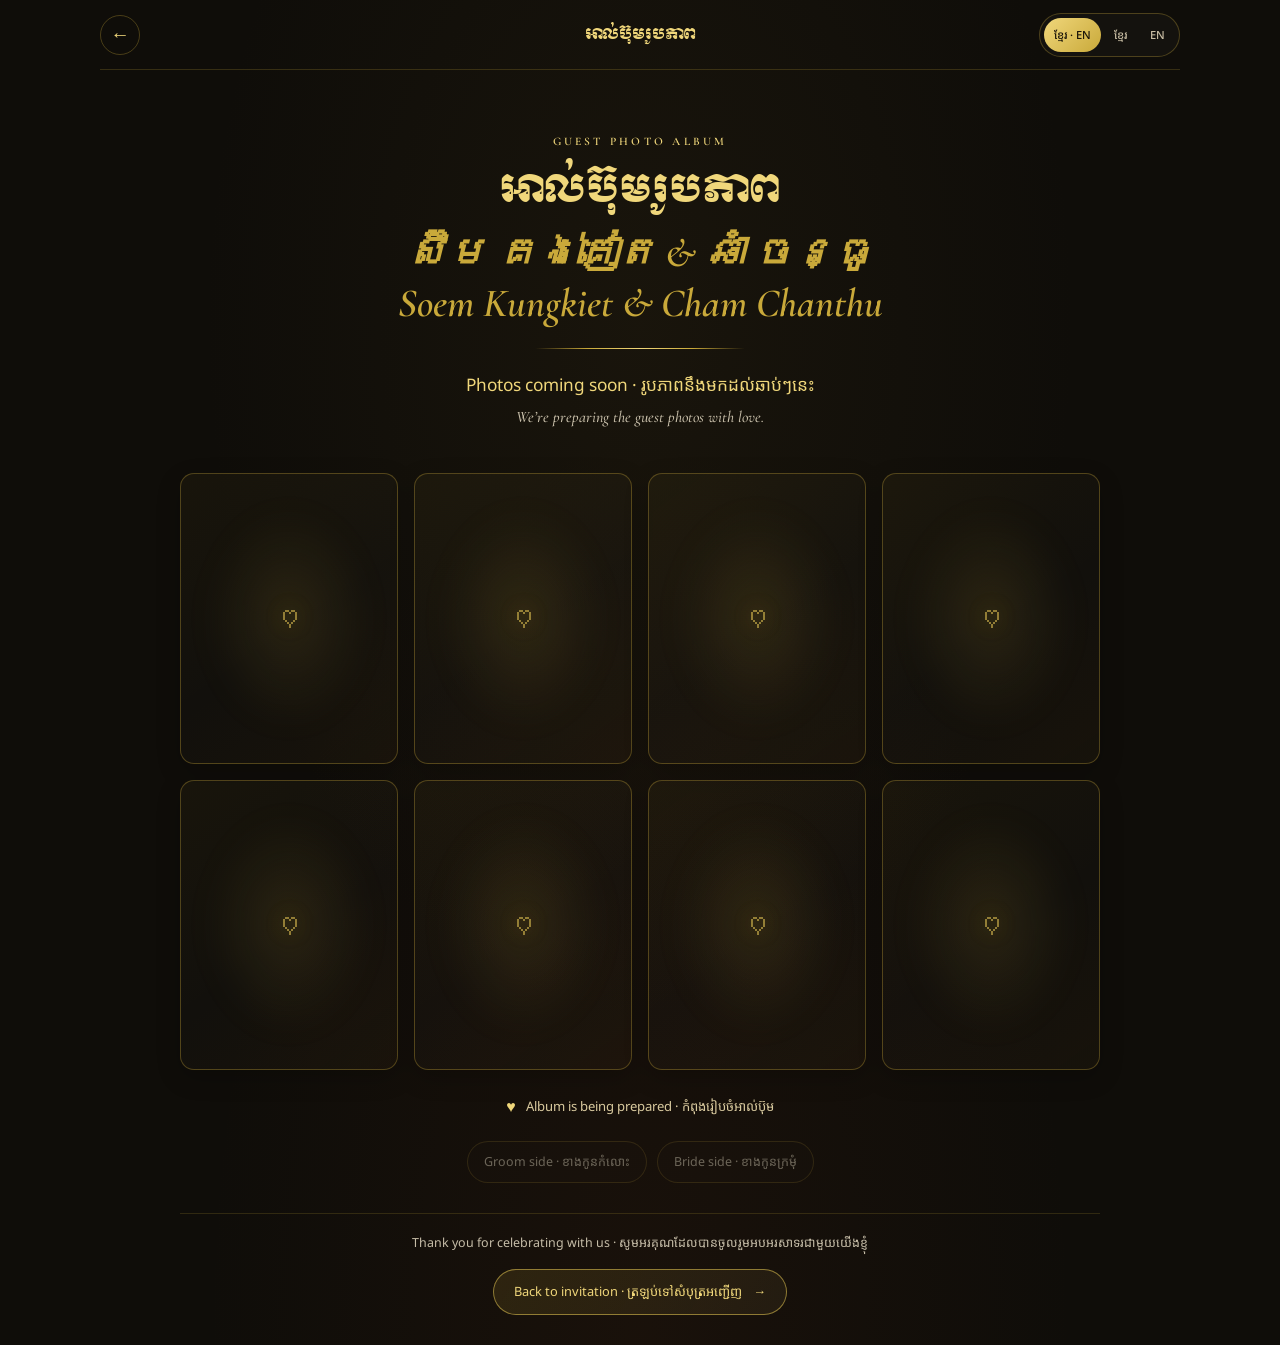
<file: coming-soon.html>
<!DOCTYPE html>
<html lang="km">
<head>
  <meta charset="utf-8">
  <meta name="viewport" content="width=device-width, initial-scale=1, viewport-fit=cover">
  <meta name="theme-color" content="#0f0d09">
  <meta name="description" content="Guest photo album coming soon · អាល់ប៊ុមរូបភាពនឹងមកដល់ឆាប់ៗនេះ">
  <title>អាល់ប៊ុមរូបភាព · Guest Photo Album</title>
  <link rel="preconnect" href="https://fonts.googleapis.com">
  <link rel="preconnect" href="https://fonts.gstatic.com" crossorigin>
  <link rel="stylesheet" href="css/fonts.css">
<link href="https://fonts.googleapis.com/css2?family=Cormorant+Garamond:ital,wght@0,500;0,600;1,500;1,600&family=Moul&family=Noto+Sans+Khmer:wght@400;500;700&display=swap" rel="stylesheet">
  <link rel="stylesheet" href="css/coming-soon.css">
<style>.album-coming-names{white-space:pre-line}</style>
</head>
<body class="album-coming-page">
  <header class="album-coming-header">
    <a class="album-coming-back" href="index.html" aria-label="Back to invitation">←</a>
    <p class="album-coming-header-title">អាល់ប៊ុមរូបភាព</p>
    <div class="album-coming-languages" role="group" aria-label="Language / ភាសា">
      <button type="button" data-language="both" aria-pressed="true">ខ្មែរ · EN</button>
      <button type="button" data-language="km" aria-pressed="false">ខ្មែរ</button>
      <button type="button" data-language="en" aria-pressed="false">EN</button>
    </div>
  </header>

  <main class="album-coming-main">
    <section class="album-coming-hero" aria-labelledby="albumTitle">
      <p class="album-coming-eyebrow">
        <span data-both="GUEST PHOTO ALBUM" data-km="អាល់ប៊ុមរូបភាពភ្ញៀវ" data-en="GUEST PHOTO ALBUM">GUEST PHOTO ALBUM</span>
      </p>
      <h1 id="albumTitle" data-both="អាល់ប៊ុមរូបភាព" data-km="អាល់ប៊ុមរូបភាព" data-en="Guest Photo Album">អាល់ប៊ុមរូបភាព</h1>
      <!-- Change the couple names here. -->
      <p class="album-coming-names" data-both="ស៊ឹម គង់គៀត &amp; ឆាំ ចន្ធូ&#10;Soem Kungkiet &amp; Cham Chanthu" data-km="ស៊ឹម គង់គៀត &amp; ឆាំ ចន្ធូ" data-en="Soem Kungkiet &amp; Cham Chanthu">ស៊ឹម គង់គៀត &amp; ឆាំ ចន្ធូ&#10;Soem Kungkiet &amp; Cham Chanthu</p>
      <div class="album-coming-divider" aria-hidden="true"></div>
      <!-- Change the coming-soon message here. -->
      <p class="album-coming-message" data-both="Photos coming soon · រូបភាពនឹងមកដល់ឆាប់ៗនេះ" data-km="រូបភាពនឹងមកដល់ឆាប់ៗនេះ" data-en="Photos coming soon">Photos coming soon · រូបភាពនឹងមកដល់ឆាប់ៗនេះ</p>
      <p class="album-coming-note" data-both="We’re preparing the guest photos with love." data-km="យើងខ្ញុំកំពុងរៀបចំរូបភាពជូនអ្នកទាំងអស់គ្នា។" data-en="We’re preparing the guest photos with love.">We’re preparing the guest photos with love.</p>
    </section>

    <section class="album-coming-gallery" aria-label="Photo album preview">
      <div class="album-coming-grid" aria-hidden="true">
        <div class="album-coming-frame"><span>♡</span></div>
        <div class="album-coming-frame"><span>♡</span></div>
        <div class="album-coming-frame"><span>♡</span></div>
        <div class="album-coming-frame"><span>♡</span></div>
        <div class="album-coming-frame"><span>♡</span></div>
        <div class="album-coming-frame"><span>♡</span></div>
        <div class="album-coming-frame"><span>♡</span></div>
        <div class="album-coming-frame"><span>♡</span></div>
      </div>
    </section>

    <p class="album-coming-status">
      <span class="album-coming-heart" aria-hidden="true">♥</span>
      <span data-both="Album is being prepared · កំពុងរៀបចំអាល់ប៊ុម" data-km="កំពុងរៀបចំអាល់ប៊ុម" data-en="Album is being prepared">Album is being prepared · កំពុងរៀបចំអាល់ប៊ុម</span>
    </p>

    <div class="album-coming-tabs" aria-label="Album sides">
      <button type="button" disabled><span data-both="Groom side · ខាងកូនកំលោះ" data-km="ខាងកូនកំលោះ" data-en="Groom side">Groom side · ខាងកូនកំលោះ</span></button>
      <button type="button" disabled><span data-both="Bride side · ខាងកូនក្រមុំ" data-km="ខាងកូនក្រមុំ" data-en="Bride side">Bride side · ខាងកូនក្រមុំ</span></button>
    </div>
  </main>

  <footer class="album-coming-footer">
    <p data-both="Thank you for celebrating with us · សូមអរគុណដែលបានចូលរួមអបអរសាទរជាមួយយើងខ្ញុំ" data-km="សូមអរគុណដែលបានចូលរួមអបអរសាទរជាមួយយើងខ្ញុំ" data-en="Thank you for celebrating with us">Thank you for celebrating with us · សូមអរគុណដែលបានចូលរួមអបអរសាទរជាមួយយើងខ្ញុំ</p>
    <a href="index.html">
      <span data-both="Back to invitation · ត្រឡប់ទៅសំបុត្រអញ្ជើញ" data-km="ត្រឡប់ទៅសំបុត្រអញ្ជើញ" data-en="Back to invitation">Back to invitation · ត្រឡប់ទៅសំបុត្រអញ្ជើញ</span>
      <span aria-hidden="true">→</span>
    </a>
  </footer>
  <script src="js/album-coming-soon.js"></script>
</body>
</html>
</file>
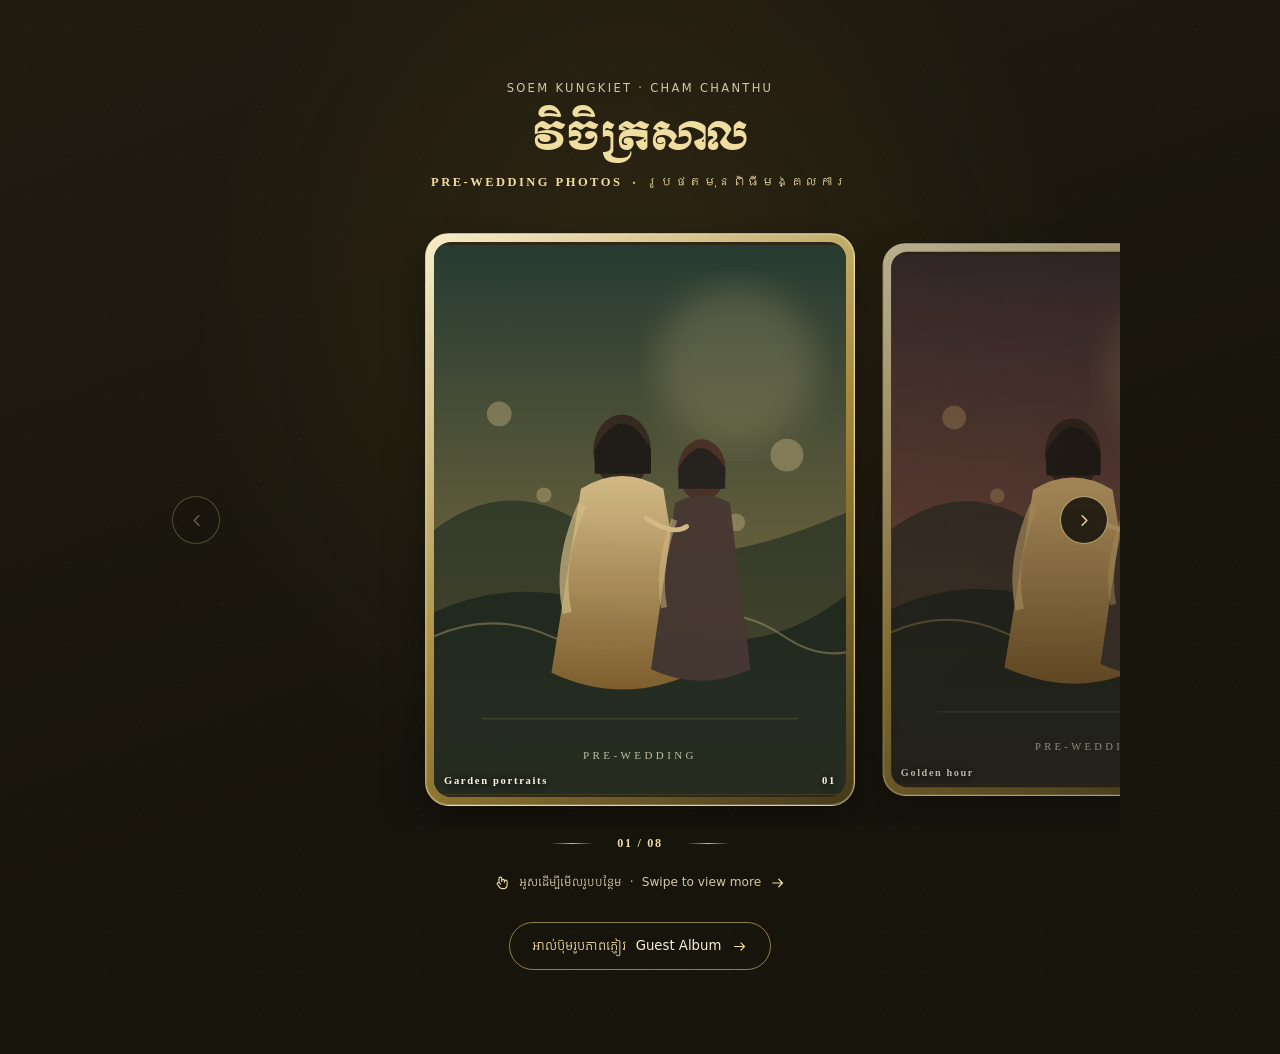
<file: prewedding-gallery.html>
<!doctype html>
<html lang="km">
<head>
  <meta charset="utf-8">
  <meta name="viewport" content="width=device-width, initial-scale=1">
  <meta name="theme-color" content="#17140c">
  <meta name="description" content="Pre-wedding photo gallery">
  <title>Pre-wedding Photos · Wedding Invitation</title>
  <style>
    :root {
      color-scheme: dark;
      --night: #17140c;
      --night-soft: #211c10;
      --gold: #d6bd69;
      --gold-bright: #f0dda0;
      --cream: #f7f0dc;
      --muted: #d2c8a9;
      --slide-width: min(78vw, 430px);
      font-family: "Kantumruy Pro", "Noto Sans Khmer", system-ui, sans-serif;
      background: var(--night);
      color: var(--cream);
      font-synthesis: none;
      text-rendering: optimizeLegibility;
      -webkit-font-smoothing: antialiased;
    }

    * { box-sizing: border-box; }

    body {
      min-width: 360px;
      min-height: 100vh;
      margin: 0;
      overflow-x: hidden;
      background:
        radial-gradient(ellipse at 50% 32%, rgba(181, 145, 54, .12), transparent 49%),
        radial-gradient(rgba(240, 221, 160, .11) .7px, transparent .9px) 7px 9px / 39px 41px,
        linear-gradient(160deg, var(--night-soft), var(--night) 64%);
    }

    button { font: inherit; }

    .gallery-page {
      width: min(100% - 32px, 1120px);
      margin-inline: auto;
      padding: clamp(52px, 9vh, 104px) 0 68px;
      text-align: center;
    }

    .gallery-heading { margin: 0 auto 20px; }

    .kicker {
      margin: 0 0 12px;
      color: var(--muted);
      font-size: .72rem;
      letter-spacing: .2em;
      text-transform: uppercase;
    }

    h1 {
      margin: 0;
      color: var(--gold-bright);
      font-family: "Moul", "Noto Serif Khmer", Georgia, serif;
      font-size: clamp(1.7rem, 5vw, 2.45rem);
      font-weight: 400;
      line-height: 1.55;
      text-wrap: balance;
    }

    .subtitle {
      display: flex;
      justify-content: center;
      align-items: center;
      gap: 10px;
      margin: 4px 0 0;
      color: var(--gold-bright);
      font: 600 .78rem/1.6 Georgia, "Noto Sans Khmer", serif;
      letter-spacing: .2em;
    }

    .subtitle-divider {
      color: var(--gold);
      font-size: .9rem;
      letter-spacing: 0;
    }

    .carousel {
      position: relative;
      width: min(100%, 960px);
      margin: 0 auto;
    }

    .carousel-track {
      position: relative;
      display: flex;
      gap: clamp(12px, 2vw, 20px);
      overflow-x: auto;
      padding: 18px max(0px, calc((100% - var(--slide-width)) / 2)) 20px;
      scroll-padding-inline: max(0px, calc((100% - var(--slide-width)) / 2));
      scroll-snap-type: x mandatory;
      scrollbar-width: none;
      touch-action: pan-x pan-y;
      cursor: grab;
      -webkit-overflow-scrolling: touch;
      -webkit-user-select: none;
      user-select: none;
    }

    .carousel-track::-webkit-scrollbar { display: none; }

    .carousel-track:focus-visible {
      outline: 2px solid var(--gold-bright);
      outline-offset: -2px;
      border-radius: 28px;
    }

    .carousel-track.is-dragging {
      cursor: grabbing;
      scroll-snap-type: none;
    }

    .slide {
      flex: 0 0 var(--slide-width);
      min-width: 0;
      margin: 0;
      scroll-snap-align: center;
      scroll-snap-stop: always;
      opacity: .7;
      transform: scale(.965);
      transition: opacity 240ms ease, transform 240ms ease;
      -webkit-user-select: none;
      user-select: none;
    }

    .slide.is-active {
      opacity: 1;
      transform: scale(1);
    }

    .photo-frame {
      position: relative;
      aspect-ratio: 3 / 4;
      overflow: hidden;
      padding: 8px;
      border: 1px solid rgba(240, 221, 160, .65);
      border-radius: 24px;
      background: linear-gradient(145deg, #f8edc8, #a88b3b 52%, #433819);
      box-shadow: 0 16px 40px rgba(0, 0, 0, .35), inset 0 0 0 1px rgba(255, 255, 255, .18);
    }

    .photo-art,
    .photo-image {
      display: block;
      width: 100%;
      height: 100%;
      overflow: hidden;
      border-radius: 17px;
      object-fit: cover;
      background: #312719;
      -webkit-user-drag: none;
    }

    .photo-placeholder-label {
      position: absolute;
      right: 18px;
      bottom: 17px;
      left: 18px;
      display: flex;
      justify-content: space-between;
      align-items: center;
      color: #fff8e6;
      font: 600 .66rem/1.2 Georgia, serif;
      letter-spacing: .16em;
      text-shadow: 0 1px 8px #000;
      pointer-events: none;
    }

    .carousel-arrow {
      position: absolute;
      z-index: 2;
      top: 50%;
      display: none;
      width: 48px;
      height: 48px;
      align-items: center;
      justify-content: center;
      padding: 0;
      border: 1px solid rgba(240, 221, 160, .68);
      border-radius: 50%;
      background: rgba(23, 20, 12, .88);
      color: var(--gold-bright);
      cursor: pointer;
      transform: translateY(-50%);
      transition: background 160ms ease, border-color 160ms ease, opacity 160ms ease;
    }

    .carousel-arrow:hover:not(:disabled) {
      border-color: var(--gold-bright);
      background: #302813;
    }

    .carousel-arrow:focus-visible,
    .album-link:focus-visible {
      outline: 2px solid var(--gold-bright);
      outline-offset: 4px;
    }

    .carousel-arrow:disabled {
      opacity: .38;
      cursor: default;
    }

    .carousel-arrow svg { width: 19px; height: 19px; }
    .carousel-arrow--previous { left: 12px; }
    .carousel-arrow--next { right: 12px; }

    @media (hover: hover) and (pointer: fine) {
      .carousel-arrow { display: flex; }
    }

    .carousel-meta {
      display: flex;
      min-height: 34px;
      justify-content: center;
      align-items: center;
      gap: 12px;
      margin: 0 auto 4px;
      color: var(--gold-bright);
    }

    .photo-count {
      min-width: 70px;
      color: var(--gold-bright);
      font: 600 .76rem/1 Georgia, serif;
      font-variant-numeric: tabular-nums;
      letter-spacing: .14em;
    }

    .count-rule {
      width: 42px;
      height: 1px;
      background: linear-gradient(90deg, transparent, var(--gold), transparent);
    }

    .swipe-hint {
      display: inline-flex;
      min-height: 38px;
      justify-content: center;
      align-items: center;
      gap: 8px;
      margin: 0;
      color: var(--muted);
      font-size: .76rem;
      line-height: 1.6;
      transition: opacity 260ms ease, transform 260ms ease, visibility 260ms;
    }

    .swipe-hint svg { width: 18px; height: 18px; flex: none; color: var(--gold-bright); }
    .swipe-hint .hint-arrow { animation: nudge 1.7s ease-in-out infinite; }

    .swipe-hint.is-hidden {
      visibility: hidden;
      opacity: 0;
      transform: translateY(-4px);
    }

    .album-wrap { margin-top: 20px; }

    .album-link {
      display: inline-flex;
      min-height: 48px;
      justify-content: center;
      align-items: center;
      gap: 10px;
      padding: 9px 22px;
      border: 1px solid rgba(214, 189, 105, .62);
      border-radius: 999px;
      color: var(--gold-bright);
      font-size: .83rem;
      line-height: 1.5;
      text-decoration: none;
      transition: background 160ms ease, border-color 160ms ease;
    }

    .album-link:hover {
      border-color: var(--gold-bright);
      background: rgba(214, 189, 105, .1);
    }

    .album-link svg { width: 17px; height: 17px; flex: none; }
    .album-link .album-en { color: var(--cream); }

    @keyframes nudge {
      0%, 100% { transform: translateX(0); }
      50% { transform: translateX(4px); }
    }

    @media (max-width: 520px) {
      .gallery-page { padding-top: 44px; }
      .gallery-heading { margin-bottom: 12px; }
      .carousel-track { padding-top: 12px; padding-bottom: 15px; }
      .photo-frame { padding: 6px; border-radius: 20px; }
      .photo-art, .photo-image { border-radius: 14px; }
      .photo-placeholder-label { right: 14px; bottom: 13px; left: 14px; }
      .album-wrap { margin-top: 12px; }
    }

    @media (prefers-reduced-motion: reduce) {
      *, *::before, *::after {
        scroll-behavior: auto !important;
        animation-duration: .01ms !important;
        animation-iteration-count: 1 !important;
        transition-duration: .01ms !important;
      }

      .slide { transform: none; }
    }
  </style>
<link rel="stylesheet" href="css/fonts.css">
</head>
<body>
  <main class="gallery-page">
    <header class="gallery-heading">
      <p class="kicker">Soem Kungkiet <span aria-hidden="true">·</span> Cham Chanthu</p>
      <h1 lang="km">វិចិត្រសាល</h1>
      <p class="subtitle">
        <span lang="en">PRE-WEDDING PHOTOS</span>
        <span class="subtitle-divider" aria-hidden="true">·</span>
        <span lang="km">រូបថតមុនពិធីមង្គលការ</span>
      </p>
    </header>

    <section class="carousel" aria-label="Pre-wedding photo gallery">
      <button class="carousel-arrow carousel-arrow--previous" id="previousPhoto" type="button" aria-label="Previous photo" disabled>
        <svg viewBox="0 0 24 24" fill="none" aria-hidden="true"><path d="m15 18-6-6 6-6" stroke="currentColor" stroke-width="1.7" stroke-linecap="round" stroke-linejoin="round"/></svg>
      </button>
      <div class="carousel-track" id="photoTrack" tabindex="0" role="region" aria-label="Photo carousel. Use left and right arrow keys to browse."></div>
      <button class="carousel-arrow carousel-arrow--next" id="nextPhoto" type="button" aria-label="Next photo">
        <svg viewBox="0 0 24 24" fill="none" aria-hidden="true"><path d="m9 18 6-6-6-6" stroke="currentColor" stroke-width="1.7" stroke-linecap="round" stroke-linejoin="round"/></svg>
      </button>
    </section>

    <div class="carousel-meta">
      <span class="count-rule" aria-hidden="true"></span>
      <span class="photo-count" id="photoCount" role="status" aria-live="polite" aria-atomic="true">01 / 08</span>
      <span class="count-rule" aria-hidden="true"></span>
    </div>

    <p class="swipe-hint" id="swipeHint">
      <svg viewBox="0 0 24 24" fill="none" aria-hidden="true">
        <path d="M8 11V6a1.8 1.8 0 0 1 3.6 0v4-1a1.8 1.8 0 0 1 3.6 0v2-1a1.8 1.8 0 0 1 3.6 0v4.2c0 3.1-2.2 5.3-5.3 5.3h-1.2c-1.7 0-2.8-.7-3.8-2.1l-2.7-3.7a1.7 1.7 0 0 1 2.7-2l1.5 1.7" stroke="currentColor" stroke-width="1.5" stroke-linecap="round" stroke-linejoin="round"/>
      </svg>
      <span lang="km">អូសដើម្បីមើលរូបបន្ថែម</span>
      <span aria-hidden="true">·</span>
      <span lang="en">Swipe to view more</span>
      <svg class="hint-arrow" viewBox="0 0 24 24" fill="none" aria-hidden="true">
        <path d="M5 12h13m-5-5 5 5-5 5" stroke="currentColor" stroke-width="1.6" stroke-linecap="round" stroke-linejoin="round"/>
      </svg>
    </p>

    <p class="album-wrap">
      <a class="album-link" href="album.html">
        <span lang="km">អាល់ប៊ុមរូបភាពភ្ញៀវ</span>
        <span class="album-en">Guest Album</span>
        <svg viewBox="0 0 24 24" fill="none" aria-hidden="true"><path d="M5 12h14m-5-5 5 5-5 5" stroke="currentColor" stroke-width="1.6" stroke-linecap="round" stroke-linejoin="round"/></svg>
      </a>
    </p>
  </main>

  <script>
    (function () {
      /* Replace an empty src with a local photo path when your images are ready. */
      var photos = [
        { title: "Garden portraits", src: "", colors: ["#263b31", "#947a43", "#d9c08a"] },
        { title: "Golden hour", src: "", colors: ["#392c31", "#a05f48", "#e4bd7a"] },
        { title: "Soft morning light", src: "", colors: ["#34464b", "#9d8b63", "#e8d8ae"] },
        { title: "A quiet moment", src: "", colors: ["#343241", "#786348", "#d5b983"] },
        { title: "By the flowers", src: "", colors: ["#263d35", "#7d7350", "#dec992"] },
        { title: "Evening embrace", src: "", colors: ["#332c42", "#8d5b54", "#e5bd86"] },
        { title: "Together", src: "", colors: ["#29384a", "#777048", "#dfc893"] },
        { title: "The celebration", src: "", colors: ["#3b2a25", "#987040", "#ead29a"] }
      ];

      var track = document.getElementById("photoTrack");
      var count = document.getElementById("photoCount");
      var hint = document.getElementById("swipeHint");
      var previous = document.getElementById("previousPhoto");
      var next = document.getElementById("nextPhoto");
      var reduceMotion = window.matchMedia("(prefers-reduced-motion: reduce)");
      var slides = [];
      var activeIndex = 0;
      var scrollFrame = 0;
      var settleTimer = 0;
      var drag = null;
      var dragged = false;

      function placeholder(photo, index) {
        var id = "scene-" + index;
        var colors = photo.colors;
        return '<svg class="photo-art" viewBox="0 0 600 800" role="img" aria-label="Placeholder photo: ' + photo.title + '" xmlns="http://www.w3.org/2000/svg">' +
          '<defs><linearGradient id="' + id + '-sky" x2="0" y2="1"><stop stop-color="' + colors[0] + '"/><stop offset="1" stop-color="' + colors[1] + '"/></linearGradient>' +
          '<linearGradient id="' + id + '-dress" x2="0" y2="1"><stop stop-color="' + colors[2] + '"/><stop offset="1" stop-color="#83612f"/></linearGradient>' +
          '<filter id="' + id + '-blur"><feGaussianBlur stdDeviation="25"/></filter></defs>' +
          '<rect width="600" height="800" fill="url(#' + id + '-sky)"/>' +
          '<circle cx="440" cy="176" r="115" fill="' + colors[2] + '" opacity=".2" filter="url(#' + id + '-blur)"/>' +
          '<path d="M0 415Q110 330 230 414T600 390V800H0Z" fill="#17251e" opacity=".56"/>' +
          '<path d="M0 535Q140 470 300 545T600 510V800H0Z" fill="#18221c" opacity=".72"/>' +
          '<g fill="' + colors[2] + '" opacity=".36"><circle cx="95" cy="246" r="18"/><circle cx="514" cy="306" r="24"/><circle cx="160" cy="364" r="11"/><circle cx="440" cy="404" r="13"/></g>' +
          '<path d="M0 570Q85 532 170 570T340 560T510 570T680 550" fill="none" stroke="' + colors[2] + '" stroke-opacity=".35" stroke-width="3"/>' +
          '<g opacity=".95"><ellipse cx="274" cy="300" rx="42" ry="53" fill="#35271f"/><path d="M234 298q40-76 82 0v35h-82z" fill="#1e1b18"/>' +
          '<path d="M214 355q60-37 120 0l44 268q-102 49-207 0z" fill="url(#' + id + '-dress)"/><path d="M216 378q-38 85-22 158" fill="none" stroke="' + colors[2] + '" stroke-opacity=".7" stroke-width="13"/>' +
          '<ellipse cx="390" cy="328" rx="35" ry="45" fill="#4a3027"/><path d="M356 325q32-58 68 0v30h-68z" fill="#24201c"/>' +
          '<path d="M351 376q40-23 80 0l30 242q-72 34-145 0z" fill="#463832"/><path d="M350 400q-26 72-15 128" fill="none" stroke="' + colors[2] + '" stroke-opacity=".5" stroke-width="9"/>' +
          '<path d="M309 398q39 26 59 12" fill="none" stroke="' + colors[2] + '" stroke-width="7" stroke-linecap="round"/></g>' +
          '<path d="M70 690h460" stroke="' + colors[2] + '" stroke-opacity=".3"/>' +
          '<text x="300" y="748" text-anchor="middle" fill="#fff5da" fill-opacity=".72" font-family="Georgia,serif" font-size="16" letter-spacing="5">PRE-WEDDING</text>' +
          '</svg>';
      }

      function render() {
        track.innerHTML = photos.map(function (photo, index) {
          var visual = photo.src
            ? '<img class="photo-image" src="' + photo.src + '" alt="' + photo.title + '" draggable="false">'
            : placeholder(photo, index + 1);
          return '<figure class="slide' + (index === 0 ? ' is-active' : '') + '" data-index="' + index + '">' +
            '<div class="photo-frame">' + visual +
            '<figcaption class="photo-placeholder-label"><span>' + photo.title + '</span><span>' + String(index + 1).padStart(2, "0") + '</span></figcaption>' +
            '</div></figure>';
        }).join("");
        slides = Array.prototype.slice.call(track.querySelectorAll(".slide"));
        count.textContent = "01 / " + String(slides.length).padStart(2, "0");
        previous.disabled = true;
        next.disabled = slides.length < 2;
      }

      function dismissHint() {
        if (hint.classList.contains("is-hidden")) return;
        hint.classList.add("is-hidden");
        hint.setAttribute("aria-hidden", "true");
      }

      function centeredIndex() {
        var center = track.getBoundingClientRect().left + track.clientWidth / 2;
        var closest = 0;
        var distance = Infinity;
        slides.forEach(function (slide, index) {
          var rect = slide.getBoundingClientRect();
          var delta = Math.abs(rect.left + rect.width / 2 - center);
          if (delta < distance) {
            distance = delta;
            closest = index;
          }
        });
        return closest;
      }

      function updateActive() {
        scrollFrame = 0;
        var index = centeredIndex();
        if (index === activeIndex) return;
        activeIndex = index;
        slides.forEach(function (slide, slideIndex) {
          slide.classList.toggle("is-active", slideIndex === activeIndex);
        });
        count.textContent = String(activeIndex + 1).padStart(2, "0") + " / " + String(slides.length).padStart(2, "0");
        previous.disabled = activeIndex === 0;
        next.disabled = activeIndex === slides.length - 1;
        window.clearTimeout(settleTimer);
        settleTimer = window.setTimeout(function () {
          count.textContent = "Photo " + (activeIndex + 1) + " of " + slides.length;
          window.setTimeout(function () {
            count.textContent = String(activeIndex + 1).padStart(2, "0") + " / " + String(slides.length).padStart(2, "0");
          }, 900);
        }, 180);
      }

      function goTo(index) {
        var bounded = Math.max(0, Math.min(slides.length - 1, index));
        if (!slides[bounded]) return;
        dismissHint();
        track.scrollTo({
          left: slides[bounded].offsetLeft - (track.clientWidth - slides[bounded].clientWidth) / 2,
          behavior: reduceMotion.matches ? "auto" : "smooth"
        });
      }

      track.addEventListener("scroll", function () {
        dismissHint();
        if (!scrollFrame) scrollFrame = window.requestAnimationFrame(updateActive);
      }, { passive: true });

      track.addEventListener("keydown", function (event) {
        if (event.key === "ArrowRight" || event.key === "ArrowLeft") {
          event.preventDefault();
          dismissHint();
          goTo(activeIndex + (event.key === "ArrowRight" ? 1 : -1));
        }
      });

      track.addEventListener("pointerdown", function (event) {
        if (event.pointerType !== "mouse" || event.button !== 0) return;
        drag = { x: event.clientX, scrollLeft: track.scrollLeft, pointerId: event.pointerId };
        dragged = false;
        track.setPointerCapture(event.pointerId);
      });

      track.addEventListener("pointermove", function (event) {
        if (!drag || drag.pointerId !== event.pointerId) return;
        var delta = event.clientX - drag.x;
        if (Math.abs(delta) > 4) {
          dragged = true;
          dismissHint();
          track.classList.add("is-dragging");
          track.scrollLeft = drag.scrollLeft - delta;
          event.preventDefault();
        }
      });

      function endDrag(event) {
        if (!drag || drag.pointerId !== event.pointerId) return;
        if (track.hasPointerCapture(event.pointerId)) track.releasePointerCapture(event.pointerId);
        drag = null;
        track.classList.remove("is-dragging");
      }

      track.addEventListener("pointerup", endDrag);
      track.addEventListener("pointercancel", endDrag);
      track.addEventListener("click", function (event) {
        if (!dragged) return;
        event.preventDefault();
        event.stopPropagation();
        dragged = false;
      }, true);

      previous.addEventListener("click", function () { goTo(activeIndex - 1); });
      next.addEventListener("click", function () { goTo(activeIndex + 1); });

      render();
    }());
  </script>
</body>
</html>
</file>
<file: css/fonts.css>
/* Khmer fonts, self-hosted so Khmer text looks the same on every phone (no Google Fonts dependency). */
@font-face{font-family:'Moul';font-style:normal;font-weight:400;font-display:swap;src:url(../assets/fonts/moul-khmer-400-normal.woff2) format('woff2');unicode-range:U+1780-17FF,U+19E0-19FF,U+200C,U+25CC}
@font-face{font-family:'Battambang';font-style:normal;font-weight:400;font-display:swap;src:url(../assets/fonts/battambang-khmer-400-normal.woff2) format('woff2');unicode-range:U+1780-17FF,U+19E0-19FF,U+200C,U+25CC}
@font-face{font-family:'Battambang';font-style:normal;font-weight:700;font-display:swap;src:url(../assets/fonts/battambang-khmer-700-normal.woff2) format('woff2');unicode-range:U+1780-17FF,U+19E0-19FF,U+200C,U+25CC}
@font-face{font-family:'Noto Serif Khmer';font-style:normal;font-weight:500;font-display:swap;src:url(../assets/fonts/noto-serif-khmer-khmer-500-normal.woff2) format('woff2');unicode-range:U+1780-17FF,U+19E0-19FF,U+200C,U+25CC}
@font-face{font-family:'Noto Serif Khmer';font-style:normal;font-weight:700;font-display:swap;src:url(../assets/fonts/noto-serif-khmer-khmer-700-normal.woff2) format('woff2');unicode-range:U+1780-17FF,U+19E0-19FF,U+200C,U+25CC}
@font-face{font-family:'Kantumruy Pro';font-style:normal;font-weight:400;font-display:swap;src:url(../assets/fonts/kantumruy-pro-khmer-400-normal.woff2) format('woff2');unicode-range:U+1780-17FF,U+19E0-19FF,U+200C,U+25CC}
@font-face{font-family:'Kantumruy Pro';font-style:normal;font-weight:500;font-display:swap;src:url(../assets/fonts/kantumruy-pro-khmer-500-normal.woff2) format('woff2');unicode-range:U+1780-17FF,U+19E0-19FF,U+200C,U+25CC}
@font-face{font-family:'Kantumruy Pro';font-style:normal;font-weight:600;font-display:swap;src:url(../assets/fonts/kantumruy-pro-khmer-600-normal.woff2) format('woff2');unicode-range:U+1780-17FF,U+19E0-19FF,U+200C,U+25CC}
</file>
<file: css/coming-soon.css>
.coming-soon-section,.album-gallery-section{position:relative;min-height:320px}
.coming-soon-blurred{filter:blur(8px) brightness(.5);pointer-events:none;user-select:none;transition:filter .45s ease}
.coming-soon-overlay{position:absolute;z-index:40;inset:0;display:grid;place-items:center;min-height:320px;padding:32px 20px;border-radius:inherit;background:rgba(20,17,8,.55);backdrop-filter:blur(3px);-webkit-backdrop-filter:blur(3px);cursor:not-allowed;animation:comingSoonFade .7s ease both}
.coming-soon-message{display:flex;flex-direction:column;align-items:center;max-width:620px;text-align:center;color:#e8d27a}
.coming-soon-kh{color:#c9a935;font-size:clamp(1.7rem,6vw,3rem);font-weight:700;line-height:1.35;text-shadow:0 0 18px rgba(201,169,53,.28);animation:comingSoonShimmer 4s ease-in-out infinite}
.coming-soon-divider{width:min(180px,55vw);height:1px;margin:12px 0;background:linear-gradient(90deg,transparent,#c9a935,#e8d27a,#c9a935,transparent)}
.coming-soon-en{font:600 clamp(1.15rem,4vw,2rem)/1.1 'Cormorant Garamond',Georgia,serif;letter-spacing:.24em;color:#e8d27a}
.coming-soon-sub{margin-top:18px;color:#e8d27acc;font:400 clamp(.72rem,2.4vw,.95rem)/1.7 'Cormorant Garamond','Noto Sans Khmer',serif}
@keyframes comingSoonFade{from{opacity:0}to{opacity:1}}
@keyframes comingSoonShimmer{50%{text-shadow:0 0 24px rgba(232,210,122,.55)}}
.coming-soon-photo{position:relative;display:block;min-width:0}
.coming-soon-photo-badge{position:absolute;z-index:4;inset:50% auto auto 50%;display:flex;flex-direction:column;align-items:center;width:max-content;max-width:90%;padding:clamp(7px,2vw,13px) clamp(9px,2.5vw,18px);border:1px solid rgba(232,210,122,.7);border-radius:8px;background:rgba(20,17,8,.72);backdrop-filter:blur(3px);-webkit-backdrop-filter:blur(3px);color:#e8d27a;transform:translate(-50%,-50%);pointer-events:none;text-align:center;box-shadow:0 5px 18px rgba(0,0,0,.28)}
.coming-soon-photo-kh{color:#c9a935;font-size:clamp(.72rem,2.4vw,1.05rem);font-weight:700;line-height:1.35;white-space:nowrap}
.coming-soon-photo-divider{width:55%;height:1px;margin:4px 0;background:linear-gradient(90deg,transparent,#e8d27a,transparent)}
.coming-soon-photo-en{font:600 clamp(.58rem,1.8vw,.82rem)/1.1 'Cormorant Garamond',Georgia,serif;letter-spacing:.1em;white-space:nowrap}
@media (prefers-reduced-motion:reduce){.coming-soon-overlay{animation:none}.coming-soon-kh{animation:none}.coming-soon-blurred{transition:none}}

/* Standalone guest-album coming-soon page */
.album-coming-page{
  --album-bg:#0f0d09;--album-gold:#c9a93a;--album-gold-light:#f0d77b;--album-ink:#f4eddb;
  min-height:100vh;margin:0;padding:0 20px;overflow-x:hidden;
  background:radial-gradient(ellipse at 50% 24%,#392d143d,transparent 48%),radial-gradient(ellipse at 50% 100%,#6d32151c,transparent 48%),var(--album-bg);
  color:var(--album-ink);font-family:'Noto Sans Khmer',sans-serif;line-height:1.7;
  animation:albumComingFadeUp .8s cubic-bezier(.2,.8,.2,1) both
}
.album-coming-page *{box-sizing:border-box}
.album-coming-header{position:relative;display:grid;grid-template-columns:1fr auto 1fr;align-items:center;width:min(100%,1080px);min-height:70px;margin:0 auto;border-bottom:1px solid #c9a93a36}
.album-coming-back{display:grid;place-items:center;width:40px;height:40px;border:1px solid #c9a93a50;border-radius:50%;color:var(--album-gold-light);text-decoration:none;font-size:1.2rem;transition:background .25s,transform .25s}
.album-coming-back:hover{transform:translateX(-2px);background:#c9a93a20}
.album-coming-header-title{grid-column:2;margin:0;color:var(--album-gold-light);font-family:'Moul','Noto Sans Khmer',sans-serif;font-size:.95rem;line-height:1.7}
.album-coming-languages{justify-self:end;display:flex;gap:3px;padding:4px;border:1px solid #c9a93a50;border-radius:999px;background:#ffffff06}
.album-coming-languages button{min-height:34px;padding:4px 10px;border:0;border-radius:999px;background:transparent;color:#c9bea4;font:500 .7rem 'Noto Sans Khmer',sans-serif;cursor:pointer;transition:background .25s,color .25s}
.album-coming-languages button[aria-pressed="true"]{background:linear-gradient(135deg,#f0d77b,var(--album-gold));color:#171208}
.album-coming-languages button:focus-visible,.album-coming-footer a:focus-visible{outline:2px solid var(--album-gold-light);outline-offset:3px}
.album-coming-main{width:min(100%,920px);margin:0 auto;padding:clamp(34px,6vw,64px) 0 30px}
.album-coming-hero{text-align:center}
.album-coming-eyebrow{margin:0 0 10px;color:var(--album-gold-light);font:600 .72rem 'Cormorant Garamond',serif;letter-spacing:.28em}
.album-coming-hero h1{margin:0;color:var(--album-gold-light);font:400 clamp(1.7rem,5vw,2.4rem)/1.7 'Moul','Noto Sans Khmer',sans-serif}
.album-coming-names{margin:5px 0 0;color:var(--album-gold);font:italic 600 clamp(1.6rem,5vw,2.5rem)/1.25 'Cormorant Garamond',serif}
.album-coming-names span{padding:0 .12em;color:var(--album-gold-light);font-weight:500}
.album-coming-divider{width:min(210px,48vw);height:1px;margin:20px auto;background:linear-gradient(90deg,transparent,#c9a93a,#f0d77b,#c9a93a,transparent)}
.album-coming-message{margin:0;color:#f0d77b;font-size:clamp(.93rem,2.4vw,1.08rem);line-height:1.8}
.album-coming-note{margin:5px 0 0;color:#c6bda8;font:italic 500 1rem/1.6 'Cormorant Garamond','Noto Sans Khmer',serif}
.album-coming-gallery{margin:clamp(26px,5vw,42px) auto 0}
.album-coming-grid{display:grid;grid-template-columns:repeat(4,minmax(0,1fr));gap:clamp(8px,2vw,16px)}
.album-coming-frame{position:relative;display:grid;place-items:center;aspect-ratio:3/4;overflow:hidden;border:1px solid #c9a93a55;border-radius:14px;background:linear-gradient(145deg,#c9a93a0d,#ffffff04 55%,#7a542014);box-shadow:0 8px 24px #0003}
.album-coming-frame:after{content:"";position:absolute;inset:10%;z-index:0;border-radius:50%;background:radial-gradient(ellipse,#c9a93a22,transparent 68%);filter:blur(16px)}
.album-coming-frame:before{content:"";position:absolute;inset:-60% -80%;z-index:1;background:linear-gradient(110deg,transparent 40%,#f0d77b20 48%,#f0d77b4a 50%,#f0d77b20 52%,transparent 60%);transform:translateX(-65%);animation:albumComingShimmer 4.8s ease-in-out infinite}
.album-coming-frame:nth-child(2n):before{animation-delay:-2.1s}
.album-coming-frame:nth-child(3n):before{animation-delay:-3.2s}
.album-coming-frame span{position:relative;z-index:2;color:#d6b94e9c;font:400 clamp(1.2rem,4vw,2rem)/1 'Cormorant Garamond',serif;text-shadow:0 0 22px #c9a93a4d}
.album-coming-status{display:flex;justify-content:center;align-items:center;gap:10px;margin:22px 0 0;color:#d8c99e;font-size:.82rem;line-height:1.8;text-align:center}
.album-coming-heart{color:var(--album-gold-light);font-size:1rem;animation:albumComingFloat 2.8s ease-in-out infinite}
.album-coming-tabs{display:flex;justify-content:center;gap:10px;margin:20px auto 0}
.album-coming-tabs button{min-height:42px;padding:7px 16px;border:1px solid #c9a93a35;border-radius:999px;background:#ffffff04;color:#8e8777;font:400 .78rem/1.7 'Noto Sans Khmer',sans-serif}
.album-coming-tabs button:disabled{cursor:not-allowed;opacity:.72}
.album-coming-footer{width:min(100%,920px);margin:0 auto;padding:18px 0 30px;border-top:1px solid #c9a93a2e;text-align:center}
.album-coming-footer p{margin:0 0 14px;color:#c6bda8;font-size:.78rem;line-height:1.8}
.album-coming-footer a{display:inline-flex;align-items:center;justify-content:center;gap:12px;min-height:46px;padding:9px 20px;border:1px solid #d6b94e99;border-radius:999px;background:linear-gradient(120deg,#c9a93a22,#f0d77b10);color:#f0d77b;text-decoration:none;font-size:.8rem;line-height:1.7;transition:background .25s,box-shadow .25s,transform .25s}
.album-coming-footer a:hover{transform:translateY(-2px);background:linear-gradient(120deg,#c9a93a44,#f0d77b20);box-shadow:0 6px 24px #c9a93a1f}
@keyframes albumComingShimmer{0%,15%{transform:translateX(-65%)}70%,100%{transform:translateX(65%)}}
@keyframes albumComingFloat{0%,100%{transform:translateY(0) scale(1)}50%{transform:translateY(-4px) scale(1.08)}}
@keyframes albumComingFadeUp{from{opacity:0;transform:translateY(12px)}to{opacity:1;transform:translateY(0)}}
@media (max-width:760px){.album-coming-grid{grid-template-columns:repeat(3,minmax(0,1fr))}}
@media (max-width:520px){
  .album-coming-page{padding:0 14px}
  .album-coming-header{min-height:64px;grid-template-columns:40px 1fr auto;gap:8px}
  .album-coming-header-title{grid-column:2;font-size:.76rem;text-align:center}
  .album-coming-languages button{padding:4px 7px;font-size:.61rem}
  .album-coming-grid{grid-template-columns:repeat(2,minmax(0,1fr))}
  .album-coming-tabs{gap:7px}
  .album-coming-tabs button{padding:7px 10px;font-size:.68rem}
}
@media (prefers-reduced-motion:reduce){
  .album-coming-page{animation:none}
  .album-coming-frame:before,.album-coming-heart{animation:none}
  .album-coming-back,.album-coming-languages button,.album-coming-footer a{transition:none}
}
</file>
